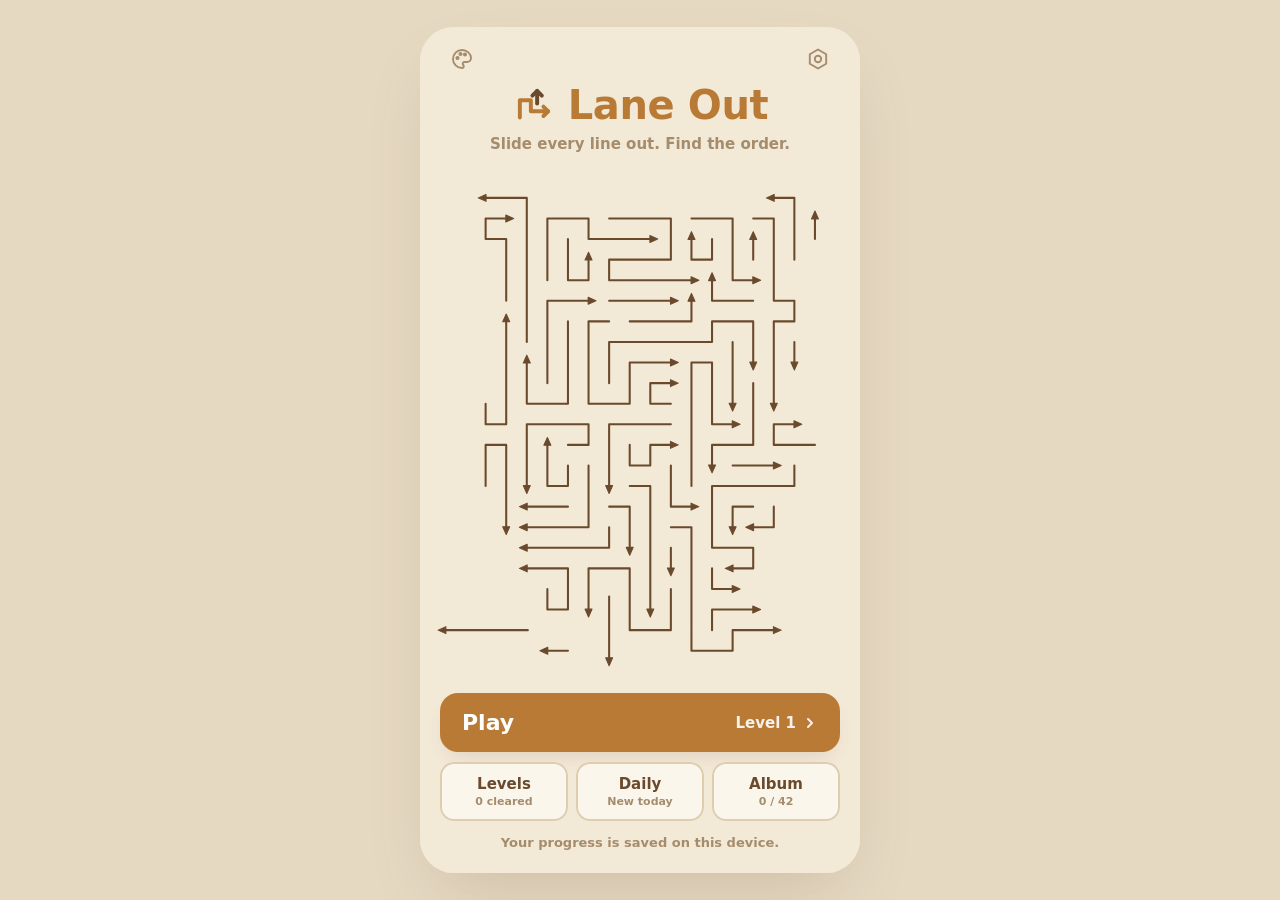
<file: index.html>
<!DOCTYPE html>
<html lang="en">
<head>
  <meta charset="UTF-8" />
  <meta name="viewport" content="width=device-width, initial-scale=1.0, maximum-scale=1.0, user-scalable=no, viewport-fit=cover" />
  <meta name="theme-color" content="#f3e9d7" />
  <title>Lane Out</title>
  <style>
    :root, [data-skin="paper"] {
      --page: #e6d9c2;
      --panel: #f3e9d7;
      --ink: #6a4a2c;
      --title: #b87a34;
      --muted: #a58c6c;
      --line: #dfcdb0;
      --accent: #2f86d6;
      --danger: #d4442f;
      --btn: #fbf6ec;
      --shadow: rgba(106, 74, 44, 0.2);
    }
    [data-skin="night"] {
      color-scheme: dark;
      --page: #0e1116;
      --panel: #161a21;
      --ink: #d9d2c5;
      --title: #e9aa55;
      --muted: #7d8593;
      --line: #282e38;
      --accent: #5aa9ff;
      --danger: #ff6a55;
      --btn: #20262f;
      --shadow: rgba(0, 0, 0, 0.5);
    }
    [data-skin="sage"] {
      --page: #d5e3d8;
      --panel: #e8f1ea;
      --ink: #2d4a3c;
      --title: #3d8a67;
      --muted: #75978a;
      --line: #c7dacd;
      --accent: #d9702c;
      --danger: #d4442f;
      --btn: #f5faf6;
      --shadow: rgba(45, 74, 60, 0.18);
    }

    * { box-sizing: border-box; -webkit-tap-highlight-color: transparent; user-select: none; -webkit-user-select: none; }
    html, body { height: 100%; margin: 0; }
    body {
      font-family: ui-rounded, 'SF Pro Rounded', 'Nunito', system-ui, -apple-system, 'Segoe UI', sans-serif;
      background: var(--page);
      color: var(--ink);
      display: flex; align-items: center; justify-content: center;
      overflow: hidden;
      transition: background .3s;
    }
    button { font: inherit; color: inherit; border: 0; background: none; cursor: pointer; padding: 0; }
    button:focus-visible { outline: 3px solid var(--accent); outline-offset: 2px; }

    .app {
      position: relative;
      width: 100%; max-width: 440px;
      height: 100%; max-height: 920px;
      background: var(--panel);
      display: flex; flex-direction: column;
      overflow: hidden;
      padding-top: env(safe-area-inset-top);
      padding-bottom: env(safe-area-inset-bottom);
      transition: background .3s;
    }
    @media (min-width: 520px) {
      .app { border-radius: 34px; height: 94%; box-shadow: 0 30px 70px -20px var(--shadow); }
    }

    .bar { display: grid; grid-template-columns: 44px 1fr 44px 44px; align-items: center; gap: 2px; padding: 12px 4px 8px; margin: 0 10px; border-bottom: 2px solid var(--line); }
    .bar h1 { margin: 0; text-align: center; font-size: 24px; font-weight: 800; color: var(--title); white-space: nowrap; overflow: hidden; text-overflow: ellipsis; }
    .ico { width: 44px; height: 44px; display: grid; place-items: center; border-radius: 14px; color: var(--muted); }
    .ico:active { transform: scale(.92); }
    .ico svg { width: 24px; height: 24px; }

    .status { display: flex; align-items: center; justify-content: space-between; padding: 14px 24px 0; min-height: 40px; }
    .drops { display: flex; gap: 7px; }
    .drop { width: 19px; height: 26px; transition: transform .3s, opacity .3s; }
    .drop.lost { opacity: .25; transform: scale(.82); filter: grayscale(1); }
    .drop.shake { animation: shake .45s; }
    @keyframes shake { 0%,100% { transform: translateX(0); } 20% { transform: translateX(-5px); } 60% { transform: translateX(5px); } }
    .left { font-size: 13px; font-weight: 800; color: var(--muted); font-variant-numeric: tabular-nums; }

    .stage { position: relative; flex: 1; min-height: 0; }
    canvas { display: block; width: 100%; height: 100%; touch-action: none; }
    .toast {
      position: absolute; left: 50%; top: 6px; transform: translate(-50%, -6px); opacity: 0; max-width: calc(100% - 32px);
      background: var(--ink); color: var(--panel); font-weight: 800; font-size: 13px; padding: 9px 15px; border-radius: 999px;
      pointer-events: none; transition: opacity .25s, transform .25s; text-align: center; z-index: 5;
    }
    .toast.show { opacity: 1; transform: translate(-50%, 0); }

    .tools { display: flex; justify-content: center; gap: 30px; padding: 6px 0 22px; }
    .tool {
      position: relative; width: 60px; height: 60px; border-radius: 50%;
      background: var(--btn); color: var(--ink);
      box-shadow: 0 6px 16px -6px var(--shadow), inset 0 0 0 2px var(--line);
      display: grid; place-items: center; transition: transform .12s;
    }
    .tool:active { transform: scale(.92); }
    .tool svg { width: 27px; height: 27px; }
    .tool.on { color: var(--accent); box-shadow: 0 6px 16px -6px var(--shadow), inset 0 0 0 2px var(--accent); }
    .badge {
      position: absolute; top: -3px; right: -3px; min-width: 22px; height: 22px; padding: 0 6px;
      border-radius: 11px; background: var(--danger); color: #fff; font-size: 12px; font-weight: 900;
      display: grid; place-items: center; border: 2px solid var(--panel);
    }
    .badge.zero { background: var(--muted); }

    /* Overlays */
    .veil { position: absolute; inset: 0; z-index: 30; display: none; align-items: center; justify-content: center; padding: 24px; background: color-mix(in srgb, var(--page) 55%, transparent); backdrop-filter: blur(4px); -webkit-backdrop-filter: blur(4px); }
    .veil.show { display: flex; }
    .sheet {
      width: 100%; max-height: 100%; overflow: auto; background: var(--panel); border-radius: 28px; padding: 28px 22px 20px; text-align: center;
      box-shadow: 0 30px 60px -20px var(--shadow), inset 0 0 0 2px var(--line);
      animation: pop .3s cubic-bezier(.3,1.4,.6,1);
    }
    @media (prefers-reduced-motion: reduce) { .sheet { animation: none; } }
    @keyframes pop { from { transform: scale(.88); opacity: 0; } to { transform: scale(1); opacity: 1; } }
    .sheet h2 { margin: 0; font-size: 32px; font-weight: 900; color: var(--title); text-wrap: balance; }
    .sheet p { margin: 8px 0 0; color: var(--muted); font-weight: 700; font-size: 15px; line-height: 1.45; }
    .cta { margin-top: 22px; width: 100%; padding: 16px; border-radius: 16px; background: var(--title); color: #fff; font-size: 18px; font-weight: 900; box-shadow: 0 8px 18px -8px var(--shadow); }
    .cta:active { transform: scale(.97); }
    .row2 { display: grid; grid-template-columns: 1fr 1fr; gap: 10px; margin-top: 10px; }
    .cta2 { padding: 13px 8px; border-radius: 14px; background: var(--btn); box-shadow: inset 0 0 0 2px var(--line); font-weight: 900; font-size: 15px; color: var(--ink); }
    .cta2 small { display: block; font-size: 11px; color: var(--muted); font-weight: 800; margin-top: 2px; }
    .cta.alt { background: transparent; color: var(--muted); box-shadow: none; margin-top: 6px; padding: 10px; font-size: 15px; }
    .menu-level { font-size: 16px; color: var(--muted); font-weight: 800; margin-top: 6px; }
    .result-drops { display: flex; justify-content: center; gap: 10px; margin: 14px 0 4px; }
    .result-drops .drop { width: 30px; height: 40px; }
    .reveal { font-size: 64px; line-height: 1; margin: 0 0 6px; }
    .opt { display: flex; justify-content: space-between; align-items: center; padding: 10px 4px; border-bottom: 2px solid var(--line); font-weight: 800; text-align: left; gap: 12px; }
    .opt:last-of-type { border-bottom: 0; }
    .switch { flex: none; width: 50px; height: 30px; border-radius: 15px; background: var(--line); position: relative; transition: background .2s; }
    .switch::after { content: ''; position: absolute; top: 3px; left: 3px; width: 24px; height: 24px; border-radius: 50%; background: #fff; transition: transform .2s; box-shadow: 0 1px 3px rgba(0,0,0,.25); }
    .switch.on { background: var(--accent); }
    .switch.on::after { transform: translateX(20px); }

    .row3 { display: grid; grid-template-columns: repeat(3, 1fr); gap: 8px; margin-top: 10px; }
    .album { display: grid; grid-template-columns: repeat(4, 1fr); gap: 8px; margin-top: 14px; max-height: 55vh; overflow: auto; padding: 2px; }
    .pic { aspect-ratio: 1; border-radius: 14px; background: var(--btn); box-shadow: inset 0 0 0 2px var(--line);
      display: flex; flex-direction: column; align-items: center; justify-content: center; gap: 2px; min-width: 0; }
    .pic span { font-size: 30px; line-height: 1; }
    .pic small { font-size: 10px; font-weight: 800; color: var(--muted); max-width: 100%; overflow: hidden; text-overflow: ellipsis; white-space: nowrap; padding: 0 4px; }
    .pic.locked span { filter: brightness(0); opacity: .16; }
    .pic:disabled { cursor: default; }
    .pic .dots { font-size: 9px; color: #3b8fd9; min-height: 10px; }

    /* Home */
    .home { position: absolute; inset: 0; z-index: 25; display: none; flex-direction: column; background: var(--panel);
      padding: calc(env(safe-area-inset-top) + 10px) 20px calc(env(safe-area-inset-bottom) + 20px); }
    .home.show { display: flex; }
    .home-top { display: flex; justify-content: space-between; }
    .brand { display: flex; align-items: center; gap: 12px; justify-content: center; margin-top: 2px; }
    .brand h1 { margin: 0; font-size: 40px; line-height: 1; font-weight: 900; color: var(--title); letter-spacing: -.01em; }
    .tagline { margin: 8px 0 0; text-align: center; color: var(--muted); font-weight: 800; font-size: 15px; }
    .demo { position: relative; flex: 1; min-height: 120px; margin: 10px -4px; }
    .demo canvas { pointer-events: none; }
    .demo-name { position: absolute; left: 0; right: 0; bottom: 0; text-align: center; font-size: 12px; font-weight: 800; color: var(--muted); letter-spacing: .08em; text-transform: uppercase; }
    .play { width: 100%; display: flex; align-items: center; justify-content: space-between; padding: 17px 22px; border-radius: 18px;
      background: var(--title); color: #fff; box-shadow: 0 10px 22px -10px var(--shadow); }
    .play:active { transform: scale(.98); }
    .play b { font-size: 22px; font-weight: 900; }
    .play span { font-size: 15px; font-weight: 800; opacity: .9; display: flex; align-items: center; gap: 6px; }
    .stats { margin-top: 14px; text-align: center; font-size: 13px; font-weight: 800; color: var(--muted); min-height: 18px; }

    .levels { display: grid; grid-template-columns: repeat(5, 1fr); gap: 8px; margin-top: 14px; max-height: 52vh; overflow: auto; padding: 2px; }
    .lv { aspect-ratio: 1; border-radius: 14px; background: var(--btn); box-shadow: inset 0 0 0 2px var(--line); font-weight: 900; font-size: 16px; display: flex; flex-direction: column; align-items: center; justify-content: center; gap: 2px; font-variant-numeric: tabular-nums; }
    .lv small { font-size: 9px; letter-spacing: -1px; color: #3b8fd9; min-height: 10px; }
    .lv.cur { background: var(--title); color: #fff; box-shadow: none; }
    .lv.cur small { color: #fff; }
    .lv:disabled { opacity: .35; cursor: default; }
  </style>
</head>
<body>
<div class="app" id="app">
  <div class="bar">
    <button class="ico" id="homeBtn" aria-label="Menu">
      <svg viewBox="0 0 24 24" fill="none" stroke="currentColor" stroke-width="2.2" stroke-linecap="round" stroke-linejoin="round"><path d="M19 12H5M11 6l-6 6 6 6"/></svg>
    </button>
    <h1 id="levelTitle">Level 1</h1>
    <button class="ico" id="themeBtn" aria-label="Change theme">
      <svg viewBox="0 0 24 24" fill="none" stroke="currentColor" stroke-width="1.9" stroke-linecap="round" stroke-linejoin="round"><path d="M12 3a9 9 0 1 0 0 18c1.1 0 1.7-.9 1.7-1.8 0-.5-.2-.9-.5-1.2-.3-.3-.5-.8-.5-1.2 0-1 .8-1.8 1.8-1.8H17a4 4 0 0 0 4-4c0-4.4-4-8-9-8z"/><circle cx="7.5" cy="11" r="1.1" fill="currentColor"/><circle cx="10.5" cy="7" r="1.1" fill="currentColor"/><circle cx="15" cy="7.5" r="1.1" fill="currentColor"/></svg>
    </button>
    <button class="ico" id="settingsBtn" aria-label="Settings">
      <svg viewBox="0 0 24 24" fill="none" stroke="currentColor" stroke-width="1.9" stroke-linecap="round" stroke-linejoin="round"><path d="M12 2.5l8.2 4.75v9.5L12 21.5l-8.2-4.75v-9.5z"/><circle cx="12" cy="12" r="3.2"/></svg>
    </button>
  </div>

  <div class="status">
    <div class="drops" id="drops"></div>
    <div class="left" id="leftCount"></div>
  </div>

  <div class="stage" id="stage"><canvas id="cv"></canvas><div class="toast" id="toast"></div></div>

  <div class="tools">
    <button class="tool" id="gridBtn" aria-label="Toggle grid">
      <svg viewBox="0 0 24 24" fill="none" stroke="currentColor" stroke-width="1.9" stroke-linejoin="round"><rect x="3.5" y="3.5" width="17" height="17" rx="3"/><path d="M9.2 3.5v17M14.8 3.5v17M3.5 9.2h17M3.5 14.8h17"/></svg>
    </button>
    <button class="tool" id="undoBtn" aria-label="Undo last bump">
      <svg viewBox="0 0 24 24" fill="none" stroke="currentColor" stroke-width="1.9" stroke-linecap="round" stroke-linejoin="round"><path d="M9 14L4 9l5-5"/><path d="M4 9h10.5a5.5 5.5 0 0 1 0 11H11"/></svg>
      <span class="badge" id="undoBadge">1</span>
    </button>
    <button class="tool" id="hintBtn" aria-label="Hint">
      <svg viewBox="0 0 24 24" fill="none" stroke="currentColor" stroke-width="1.9" stroke-linecap="round" stroke-linejoin="round"><path d="M9 18h6M10 21h4M12 3a6 6 0 0 0-3.6 10.8c.7.5 1.1 1.3 1.1 2.2h5c0-.9.4-1.7 1.1-2.2A6 6 0 0 0 12 3z"/><path d="M10 10.5l1 1.5 1-1.5 1 1.5 1-1.5"/></svg>
      <span class="badge" id="hintBadge">3</span>
    </button>
  </div>

  <!-- Home -->
  <section class="home show" id="home" aria-label="Home">
    <div class="home-top">
      <button class="ico" id="homeTheme" aria-label="Change theme">
        <svg viewBox="0 0 24 24" fill="none" stroke="currentColor" stroke-width="1.9" stroke-linecap="round" stroke-linejoin="round"><path d="M12 3a9 9 0 1 0 0 18c1.1 0 1.7-.9 1.7-1.8 0-.5-.2-.9-.5-1.2-.3-.3-.5-.8-.5-1.2 0-1 .8-1.8 1.8-1.8H17a4 4 0 0 0 4-4c0-4.4-4-8-9-8z"/><circle cx="7.5" cy="11" r="1.1" fill="currentColor"/><circle cx="10.5" cy="7" r="1.1" fill="currentColor"/><circle cx="15" cy="7.5" r="1.1" fill="currentColor"/></svg>
      </button>
      <button class="ico" id="homeSettings" aria-label="Settings">
        <svg viewBox="0 0 24 24" fill="none" stroke="currentColor" stroke-width="1.9" stroke-linecap="round" stroke-linejoin="round"><path d="M12 2.5l8.2 4.75v9.5L12 21.5l-8.2-4.75v-9.5z"/><circle cx="12" cy="12" r="3.2"/></svg>
      </button>
    </div>
    <div class="brand">
      <svg width="44" height="44" viewBox="0 0 56 56" fill="none" stroke-linecap="round" stroke-linejoin="round" aria-hidden="true">
        <path d="M10 44V22h14v14h22" stroke="var(--title)" stroke-width="5"/>
        <path d="M40 30l6 6-6 6" stroke="var(--title)" stroke-width="5"/>
        <path d="M32 26V10" stroke="var(--ink)" stroke-width="5"/>
        <path d="M26 16l6-6 6 6" stroke="var(--ink)" stroke-width="5"/>
      </svg>
      <h1>Lane Out</h1>
    </div>
    <p class="tagline">Slide every line out. Find the order.</p>
    <div class="demo" id="demo"><canvas id="demoCv"></canvas><div class="demo-name" id="demoName"></div></div>
    <button class="play" id="playBtn"><b>Play</b><span id="menuLevel">Level 1</span></button>
    <div class="row3">
      <button class="cta2" id="levelsBtn">Levels<small id="levelsSub">0 cleared</small></button>
      <button class="cta2" id="dailyBtn">Daily<small id="dailySub">New today</small></button>
      <button class="cta2" id="albumBtn">Album<small id="albumSub">0 found</small></button>
    </div>
    <div class="stats" id="stats"></div>
  </section>

  <!-- Level picker -->
  <div class="veil" id="levelsVeil">
    <div class="sheet">
      <h2>Levels</h2>
      <div class="levels" id="levelsGrid"></div>
      <button class="cta alt" id="levelsClose">Close</button>
    </div>
  </div>

  <!-- Album -->
  <div class="veil" id="albumVeil">
    <div class="sheet">
      <h2>Album</h2>
      <p id="albumCount"></p>
      <div class="album" id="albumGrid"></div>
      <button class="cta alt" id="albumClose">Close</button>
    </div>
  </div>

  <!-- Win -->
  <div class="veil" id="winVeil">
    <div class="sheet">
      <div class="reveal" id="winPic"></div>
      <h2 id="winTitle">Board clear!</h2>
      <div class="result-drops" id="winDrops"></div>
      <p id="winText"></p>
      <button class="cta" id="nextBtn">Next level</button>
      <div class="row2">
        <button class="cta2" id="replayBtn">Replay</button>
        <button class="cta2" id="winHome">Home</button>
      </div>
    </div>
  </div>

  <!-- Lose -->
  <div class="veil" id="loseVeil">
    <div class="sheet">
      <h2>Out of drops</h2>
      <p>Before you tap, hold a line down to see where it will go.</p>
      <button class="cta" id="loseUndo">Undo last bump 💧</button>
      <button class="cta2" id="retryBtn" style="width:100%;margin-top:10px">Try again</button>
      <button class="cta alt" id="loseHome">Home</button>
    </div>
  </div>

  <!-- Settings -->
  <div class="veil" id="setVeil">
    <div class="sheet" style="text-align:left">
      <h2 style="text-align:center;margin-bottom:8px">Settings</h2>
      <div class="opt"><span>Sound</span><button class="switch on" id="swSound" aria-label="Sound"></button></div>
      <div class="opt"><span>Vibration</span><button class="switch on" id="swVibe" aria-label="Vibration"></button></div>
      <div class="opt"><span>Restart level</span><button class="ico" id="restartBtn" aria-label="Restart" style="color:var(--title)">
        <svg viewBox="0 0 24 24" fill="none" stroke="currentColor" stroke-width="2.2" stroke-linecap="round" stroke-linejoin="round"><path d="M4 12a8 8 0 1 0 2.3-5.6M4 4v4h4"/></svg></button></div>
      <button class="cta" id="setClose">Done</button>
    </div>
  </div>
</div>

<script>
(() => {
  'use strict';

  // ================= Persistence =================
  const KEY = 'laneOut.v2';
  const save = { level: 1, maxLevel: 1, theme: null, sound: true, vibe: true, best: {}, daily: {}, album: {}, seenZoomTip: false, seenBothTip: false };
  try { Object.assign(save, JSON.parse(localStorage.getItem(KEY) || '{}')); } catch (e) {}
  save.maxLevel = Math.max(save.maxLevel || 1, save.level || 1);
  save.album = save.album || {};
  const persist = () => { try { localStorage.setItem(KEY, JSON.stringify(save)); } catch (e) {} };

  // ================= Sound =================
  // Soft air whoosh plus a wooden "tock" whose pitch climbs a pentatonic scale during a clean streak.
  let actx = null, master = null;
  function audio() {
    if (!save.sound) return null;
    try {
      if (!actx) {
        actx = new (window.AudioContext || window.webkitAudioContext)();
        master = actx.createDynamicsCompressor();
        master.connect(actx.destination);
      }
      if (actx.state === 'suspended') actx.resume();
    } catch (e) { return null; }
    return actx;
  }
  const PENTA = [0, 2, 4, 7, 9];
  const noteHz = (step) => 392 * Math.pow(2, (PENTA[step % 5] + 12 * Math.floor(step / 5)) / 12);
  function pluck(freq, vol = 0.12, delay = 0, dur = 0.45) {
    const a = audio(); if (!a) return;
    const t = a.currentTime + delay;
    [[1, vol], [2.01, vol * 0.35], [3.98, vol * 0.12]].forEach(([mul, v]) => {
      const o = a.createOscillator(), g = a.createGain();
      o.type = 'sine'; o.frequency.setValueAtTime(freq * mul, t);
      g.gain.setValueAtTime(0.0001, t);
      g.gain.exponentialRampToValueAtTime(v, t + 0.008);
      g.gain.exponentialRampToValueAtTime(0.0001, t + dur / mul);
      o.connect(g); g.connect(master); o.start(t); o.stop(t + dur);
    });
  }
  function whoosh(len) {
    const a = audio(); if (!a) return;
    const dur = 0.28 + Math.min(0.2, len * 0.008);
    const buf = a.createBuffer(1, Math.floor(a.sampleRate * dur), a.sampleRate);
    const d = buf.getChannelData(0);
    for (let i = 0; i < d.length; i++) { const x = i / d.length; d[i] = (Math.random() * 2 - 1) * Math.pow(Math.sin(Math.PI * x), 1.6); }
    const src = a.createBufferSource(); src.buffer = buf;
    const f = a.createBiquadFilter(); f.type = 'bandpass'; f.Q.value = 0.9;
    f.frequency.setValueAtTime(380, a.currentTime);
    f.frequency.exponentialRampToValueAtTime(2200, a.currentTime + dur * 0.8);
    const g = a.createGain(); g.gain.value = 0.22;
    src.connect(f); f.connect(g); g.connect(master); src.start();
  }
  function thud() {
    const a = audio(); if (!a) return;
    const t = a.currentTime;
    const o = a.createOscillator(), g = a.createGain();
    o.type = 'sine'; o.frequency.setValueAtTime(170, t); o.frequency.exponentialRampToValueAtTime(60, t + 0.18);
    g.gain.setValueAtTime(0.35, t); g.gain.exponentialRampToValueAtTime(0.0001, t + 0.25);
    o.connect(g); g.connect(master); o.start(t); o.stop(t + 0.26);
    pluck(155, 0.06, 0.01, 0.2);
  }
  const winSound = () => [0, 2, 4, 5, 7, 10].forEach((s, i) => pluck(noteHz(s + 3), 0.1, i * 0.09, 0.9));
  const hintSound = () => { pluck(noteHz(7), 0.07); pluck(noteHz(9), 0.06, 0.08); };
  const vibe = (p) => { if (save.vibe) try { navigator.vibrate && navigator.vibrate(p); } catch (e) {} };

  // ================= Pictures =================
  // Emoji chosen for recognisable silhouettes; only their outline is used.
  const PICTURES = [
    ['🏆', 'Trophy'], ['🦋', 'Butterfly'], ['🐱', 'Cat'], ['🚀', 'Rocket'], ['🐟', 'Fish'], ['⭐', 'Star'], ['🐢', 'Turtle'],
    ['🍄', 'Mushroom'], ['🎸', 'Guitar'], ['🦊', 'Fox'], ['🐧', 'Penguin'], ['☂️', 'Umbrella'], ['🐙', 'Octopus'], ['🏠', 'House'],
    ['🦕', 'Dinosaur'], ['🐘', 'Elephant'], ['🦉', 'Owl'], ['👑', 'Crown'], ['🐳', 'Whale'], ['🌵', 'Cactus'], ['🦀', 'Crab'],
    ['🐝', 'Bee'], ['⚓', 'Anchor'], ['🎈', 'Balloon'], ['🦒', 'Giraffe'], ['🐌', 'Snail'], ['🍐', 'Pear'], ['🔔', 'Bell'],
    ['🐇', 'Rabbit'], ['🦩', 'Flamingo'], ['🕊️', 'Dove'], ['✈️', 'Plane'], ['⛵', 'Sailboat'], ['🎄', 'Tree'], ['❤️', 'Heart'],
    ['🐞', 'Ladybug'], ['🦄', 'Unicorn'], ['🍦', 'Ice cream'], ['🎃', 'Pumpkin'], ['🐿️', 'Squirrel'], ['🦖', 'T-rex'], ['🐸', 'Frog']
  ];
  const EMOJI_FONT = '"Apple Color Emoji","Segoe UI Emoji","Noto Color Emoji","Twemoji Mozilla",sans-serif';
  const RS = 10; // raster pixels per cell

  function rasterize(emoji, cols) {
    try {
      // Measure the real ink box: emoji font metrics include a lot of padding.
      const S = 256, sc = document.createElement('canvas'); sc.width = S; sc.height = S;
      const sg = sc.getContext('2d', { willReadFrequently: true });
      sg.font = `160px ${EMOJI_FONT}`; sg.textAlign = 'center'; sg.textBaseline = 'middle';
      sg.fillText(emoji, S / 2, S / 2);
      const sd = sg.getImageData(0, 0, S, S).data;
      let x0 = S, y0 = S, x1 = -1, y1 = -1;
      for (let y = 0; y < S; y++) for (let x = 0; x < S; x++) {
        if (sd[(y * S + x) * 4 + 3] > 40) { if (x < x0) x0 = x; if (x > x1) x1 = x; if (y < y0) y0 = y; if (y > y1) y1 = y; }
      }
      if (x1 < 0) return null;
      const iw = x1 - x0 + 1, ih = y1 - y0 + 1;
      const rows = Math.max(Math.round(cols * 0.8), Math.min(Math.round(cols * 1.35), Math.round(cols * ih / iw)));
      const w = cols * RS, h = rows * RS;
      const k = Math.min(w * 0.99 / iw, h * 0.99 / ih);
      const font = 160 * k;
      const cx = w / 2 - ((x0 + x1) / 2 - S / 2) * k;
      const cy = h / 2 - ((y0 + y1) / 2 - S / 2) * k;
      const oc = document.createElement('canvas'); oc.width = w; oc.height = h;
      const g = oc.getContext('2d', { willReadFrequently: true });
      g.font = `${font}px ${EMOJI_FONT}`; g.textAlign = 'center'; g.textBaseline = 'middle';
      g.fillText(emoji, cx, cy);
      const data = g.getImageData(0, 0, w, h).data;
      const mask = new Uint8Array(cols * rows);
      let count = 0;
      for (let r = 0; r < rows; r++) for (let c = 0; c < cols; c++) {
        let A = 0;
        for (let y = r * RS; y < (r + 1) * RS; y++) for (let x = c * RS; x < (c + 1) * RS; x++) A += data[(y * w + x) * 4 + 3];
        if (A / (RS * RS * 255) > 0.45) { mask[r * cols + c] = 1; count++; }
      }
      const ratio = count / (cols * rows);
      // No emoji font: a hollow box or nothing is drawn, so use built-in shapes.
      if (ratio < 0.18 || ratio > 0.97) return null;
      return { rows, mask, draw: { font, cx, cy } };
    } catch (e) { return null; }
  }

  const SHAPES = {
    square: () => true,
    heart: (x, y) => { x *= 1.22; y = -y * 1.22 + 0.3; const a = x * x + y * y - 1; return a * a * a - x * x * y * y * y <= 0; },
    circle: (x, y) => x * x + y * y <= 1.02,
    diamond: (x, y) => Math.abs(x) + Math.abs(y) <= 1.08,
    hourglass: (x, y) => Math.abs(x) <= Math.abs(y) * 0.95 + 0.22,
    plus: (x, y) => Math.abs(x) < 0.42 || Math.abs(y) < 0.36
  };
  const FALLBACK = [['heart', 'Heart'], ['circle', 'Moon'], ['diamond', 'Gem'], ['hourglass', 'Hourglass'], ['plus', 'Cross']];
  function shapeMask(f, cols, rows) {
    const mask = new Uint8Array(cols * rows);
    for (let r = 0; r < rows; r++) for (let c = 0; c < cols; c++)
      mask[r * cols + c] = f((c + 0.5) / cols * 2 - 1, (r + 0.5) / rows * 2 - 1) ? 1 : 0;
    return mask;
  }

  // ================= Level generation =================
  function mulberry(seed) {
    return () => {
      seed |= 0; seed = seed + 0x6D2B79F5 | 0;
      let t = Math.imul(seed ^ seed >>> 15, 1 | seed);
      t = t + Math.imul(t ^ t >>> 7, 61 | t) ^ t;
      return ((t ^ t >>> 14) >>> 0) / 4294967296;
    };
  }
  function hashStr(s) { let h = 2166136261; for (let i = 0; i < s.length; i++) { h ^= s.charCodeAt(i); h = Math.imul(h, 16777619); } return h >>> 0; }
  const DIRS = [[1, 0], [0, 1], [-1, 0], [0, -1]];

  function levelConfig(level, opts = {}) {
    let cols;
    if (opts.demo) cols = 18;
    else if (opts.daily) cols = 34;
    else if (level <= 3) cols = 6 + level;
    else cols = Math.min(40, 12 + Math.floor((level - 4) * 1.4));
    let rows = Math.round(cols * 1.15);
    const maxLen = opts.demo ? 14 : opts.daily ? 28 : Math.min(30, 6 + level);
    let mask = null, draw = null, emoji = null, name = 'Warm-up';
    if (level <= 3 && !opts.daily && !opts.demo) {
      rows = Math.round(cols * 1.2);
      mask = shapeMask(SHAPES.square, cols, rows);
    } else {
      const pick = (opts.daily || opts.demo) ? PICTURES[opts.seed % PICTURES.length] : PICTURES[(level * 5 + 1) % PICTURES.length];
      const ras = rasterize(pick[0], cols);
      if (ras) { rows = ras.rows; mask = ras.mask; draw = ras.draw; emoji = pick[0]; name = pick[1]; }
      else { const fb = FALLBACK[level % FALLBACK.length]; name = fb[1]; mask = shapeMask(SHAPES[fb[0]], cols, rows); }
    }
    // Drop lone cells that would become stray dots.
    for (let r = 0; r < rows; r++) for (let c = 0; c < cols; c++) {
      if (!mask[r * cols + c]) continue;
      let n = 0;
      for (const [dx, dy] of DIRS) { const x = c + dx, y = r + dy; if (x >= 0 && y >= 0 && x < cols && y < rows && mask[y * cols + x]) n++; }
      if (!n) mask[r * cols + c] = 0;
    }
    return { cols, rows, mask, draw, emoji, name, maxLen };
  }

  // Step 1: cut the picture into long, tidy paths that cover every cell.
  function partition(cfg, R) {
    const { cols, rows, mask, maxLen } = cfg;
    const N = cols * rows;
    const owner = new Int32Array(N).fill(-1);
    const inside = (c, r) => c >= 0 && r >= 0 && c < cols && r < rows;
    const open = (c, r) => inside(c, r) && mask[r * cols + c] && owner[r * cols + c] < 0;
    const freeN = (c, r) => { let n = 0; for (const [dx, dy] of DIRS) if (open(c + dx, r + dy)) n++; return n; };
    const paths = [];

    function extend(path, id, target) {
      let dir = null, run = 0, runMax = 2 + Math.floor(R() * 6);
      if (path.length >= 2) {
        const a = path[path.length - 2], b = path[path.length - 1];
        dir = [b[0] - a[0], b[1] - a[1]]; run = 1;
      }
      while (path.length < target) {
        const [lc, lr] = path[path.length - 1];
        const opts = DIRS.filter(([dx, dy]) => open(lc + dx, lr + dy));
        if (!opts.length) break;
        let pick = null;
        const straight = dir && opts.find(([dx, dy]) => dx === dir[0] && dy === dir[1]);
        if (straight && run < runMax && R() < 0.82) pick = straight;
        else {
          // Prefer the neighbour with the fewest open neighbours so no pockets get stranded.
          let best = Infinity;
          for (const o of opts) {
            if (straight && o === straight && run >= runMax && opts.length > 1) continue;
            owner[(lr + o[1]) * cols + lc + o[0]] = id;
            const f = freeN(lc + o[0], lr + o[1]) + R() * 0.9;
            owner[(lr + o[1]) * cols + lc + o[0]] = -1;
            if (f < best) { best = f; pick = o; }
          }
        }
        if (!dir || pick[0] !== dir[0] || pick[1] !== dir[1]) { run = 1; runMax = 2 + Math.floor(R() * 6); } else run++;
        dir = pick;
        const c = lc + pick[0], r = lr + pick[1];
        owner[r * cols + c] = id; path.push([c, r]);
      }
    }

    for (;;) {
      let best = Infinity, starts = [];
      for (let r = 0; r < rows; r++) for (let c = 0; c < cols; c++) {
        if (!open(c, r)) continue;
        const f = freeN(c, r);
        if (f < best) { best = f; starts = [[c, r]]; } else if (f === best) starts.push([c, r]);
      }
      if (!starts.length) break;
      const s = starts[Math.floor(R() * starts.length)];
      const id = paths.length;
      const path = [s];
      owner[s[1] * cols + s[0]] = id;
      const target = Math.max(2, Math.floor(3 + R() * (maxLen - 2)));
      extend(path, id, target);
      if (path.length < target) { path.reverse(); extend(path, id, target); }
      paths.push(path);
    }

    // Merge single cells into a neighbouring path end where possible.
    for (let pass = 0; pass < 3; pass++) {
      for (let i = 0; i < paths.length; i++) {
        const p = paths[i];
        if (!p || p.length !== 1) continue;
        const [c, r] = p[0];
        for (const [dx, dy] of DIRS) {
          if (!inside(c + dx, r + dy)) continue;
          const j = owner[(r + dy) * cols + c + dx];
          if (j < 0 || j === i || !paths[j] || paths[j].length >= maxLen + 4) continue;
          const q = paths[j];
          const first = q[0], last = q[q.length - 1];
          if (first[0] === c + dx && first[1] === r + dy) { q.unshift([c, r]); }
          else if (last[0] === c + dx && last[1] === r + dy) { q.push([c, r]); }
          else continue;
          owner[r * cols + c] = j; paths[i] = null; break;
        }
      }
    }
    return paths.filter(Boolean);
  }

  const laneFree = (cells, dir, occ, cols, rows, self) => {
    const [hc, hr] = cells[cells.length - 1];
    for (let c = hc + dir[0], r = hr + dir[1]; c >= 0 && r >= 0 && c < cols && r < rows; c += dir[0], r += dir[1]) {
      const o = occ[r * cols + c];
      if (o >= 0 && o !== self) return false;
    }
    return true;
  };
  const headDir = (cells, fallback) => cells.length >= 2
    ? [cells[cells.length - 1][0] - cells[cells.length - 2][0], cells[cells.length - 1][1] - cells[cells.length - 2][1]]
    : fallback;

  // Step 2: point each path, preferring the end that looks deeper into the picture (harder),
  // then repair until a full clearing order exists.
  function orientAndRepair(cfg, paths, R, bias) {
    const { cols, rows, mask } = cfg;
    const maskAhead = (cell, dir) => {
      let n = 0;
      for (let c = cell[0] + dir[0], r = cell[1] + dir[1]; c >= 0 && r >= 0 && c < cols && r < rows; c += dir[0], r += dir[1]) if (mask[r * cols + c]) n++;
      return n;
    };
    const lines = paths.map(p => {
      if (p.length === 1) {
        const opts = DIRS.slice().sort((a, b) => maskAhead(p[0], b) - maskAhead(p[0], a));
        return { cells: p, dir: R() < bias ? opts[0] : opts[Math.floor(R() * 4)] };
      }
      const rev = p.slice().reverse();
      const dA = headDir(p), dB = headDir(rev);
      const aDeep = maskAhead(p[p.length - 1], dA) >= maskAhead(rev[rev.length - 1], dB);
      const useA = R() < bias ? aDeep : !aDeep;
      return useA ? { cells: p, dir: dA } : { cells: rev, dir: dB };
    });

    const N = cols * rows;
    for (let guard = 0; guard < 5000; guard++) {
      // Greedy clearing is safe: removing a line only ever frees lanes.
      const occ = new Int32Array(N).fill(-1);
      const alive = new Set(lines.map((_, i) => i));
      lines.forEach((l, i) => l.cells.forEach(([c, r]) => occ[r * cols + c] = i));
      for (let progress = true; progress;) {
        progress = false;
        for (const i of alive) {
          if (laneFree(lines[i].cells, lines[i].dir, occ, cols, rows, i)) {
            lines[i].cells.forEach(([c, r]) => occ[r * cols + c] = -1); alive.delete(i); progress = true;
          }
        }
      }
      if (!alive.size) return lines;
      const stuck = [...alive];
      for (let i = stuck.length - 1; i > 0; i--) { const j = Math.floor(R() * (i + 1)); [stuck[i], stuck[j]] = [stuck[j], stuck[i]]; }

      // a) flip a stuck line if its other end can leave
      let fixed = false;
      for (const i of stuck) {
        const L = lines[i];
        if (L.cells.length < 2) continue;
        const rev = L.cells.slice().reverse(), d = headDir(rev);
        if (laneFree(rev, d, occ, cols, rows, i)) { lines[i] = { cells: rev, dir: d }; fixed = true; break; }
      }
      if (fixed) continue;
      // b) peel an end cell off a stuck line if it can leave in some direction
      for (const i of stuck) {
        const L = lines[i];
        if (L.cells.length < 3) continue;
        for (const atHead of [false, true]) {
          const cell = atHead ? L.cells[L.cells.length - 1] : L.cells[0];
          for (const d of DIRS) {
            if (!laneFree([cell], d, occ, cols, rows, i)) continue;
            const rest = atHead ? L.cells.slice(0, -1) : L.cells.slice(1);
            lines[i] = { cells: rest, dir: headDir(rest, L.dir) };
            lines.push({ cells: [cell], dir: d });
            fixed = true; break;
          }
          if (fixed) break;
        }
        if (fixed) break;
      }
      if (fixed) continue;
      // c) always works: the top-most stuck cell can leave upward on its own
      let top = null;
      for (const i of stuck) lines[i].cells.forEach((cell, k) => { if (!top || cell[1] < top.cell[1]) top = { i, k, cell }; });
      const L = lines[top.i];
      const a = L.cells.slice(0, top.k), b = L.cells.slice(top.k + 1);
      lines.splice(top.i, 1);
      if (a.length) lines.push({ cells: a, dir: headDir(a, [a[0][0] - top.cell[0], a[0][1] - top.cell[1]]) });
      if (b.length) lines.push({ cells: b, dir: headDir(b, [b[0][0] - top.cell[0], b[0][1] - top.cell[1]]) });
      lines.push({ cells: [top.cell], dir: [0, -1] });
    }
    return null;
  }

  // Layers: how many rounds of "clear everything currently free" the board needs.
  function analyse(lines, cols, rows) {
    const occ = new Int32Array(cols * rows).fill(-1);
    lines.forEach((l, i) => l.cells.forEach(([c, r]) => occ[r * cols + c] = i));
    const alive = new Set(lines.map((_, i) => i));
    let depth = 0, initialFree = -1;
    while (alive.size) {
      const free = [...alive].filter(i => laneFree(lines[i].cells, lines[i].dir, occ, cols, rows, i)
        || (lines[i].both && laneFree([lines[i].cells[0]], lines[i].tdir, occ, cols, rows, i)));
      if (!free.length) return { solvable: false, depth, initialFree };
      if (initialFree < 0) initialFree = free.length;
      for (const i of free) { lines[i].cells.forEach(([c, r]) => occ[r * cols + c] = -1); alive.delete(i); }
      depth++;
    }
    return { solvable: true, depth, initialFree };
  }

  // The repair step can leave one-cell arrows. Fold each into a neighbouring line's end
  // whenever the board stays solvable, so big boards don't fill up with stray ticks.
  function mergeSingles(best, cfg) {
    const { cols, rows } = cfg;
    let lines = best.lines;
    const at = new Map();
    const index = () => { at.clear(); lines.forEach((l, i) => l.cells.forEach(([c, r]) => at.set(r * cols + c, i))); };
    index();
    for (let i = 0; i < lines.length; i++) {
      const s = lines[i];
      if (s.cells.length !== 1) continue;
      const [c, r] = s.cells[0];
      let done = false;
      for (const [dx, dy] of DIRS) {
        const j = at.get((r + dy) * cols + c + dx);
        if (j === undefined || j === i) continue;
        const L = lines[j];
        const tail = L.cells[0], head = L.cells[L.cells.length - 1];
        const cands = [];
        if (tail[0] === c + dx && tail[1] === r + dy) cands.push({ cells: [[c, r], ...L.cells], dir: L.cells.length > 1 ? L.dir : [dx, dy] });
        if (head[0] === c + dx && head[1] === r + dy) cands.push({ cells: [...L.cells, [c, r]], dir: [-dx, -dy] });
        for (const m of cands) {
          const trial = lines.slice();
          trial[j] = m; trial.splice(i, 1);
          const st = analyse(trial, cols, rows);
          if (st.solvable) { lines = trial; best.depth = st.depth; best.initialFree = st.initialFree; done = true; break; }
        }
        if (done) break;
      }
      if (done) { index(); i--; }
    }
    best.lines = lines;
  }

  // Two-headed lines can leave from either end. That only adds ways out, so the board stays
  // solvable; the challenge is picking the right end. Favour lines whose back end starts blocked.
  function markTwoHeaded(lines, cols, rows, rate, R) {
    if (!rate) return;
    const occ = new Int32Array(cols * rows).fill(-1);
    lines.forEach((l, i) => l.cells.forEach(([c, r]) => occ[r * cols + c] = i));
    lines.forEach((l, i) => {
      if (l.cells.length < 3) return;
      const tdir = [l.cells[0][0] - l.cells[1][0], l.cells[0][1] - l.cells[1][1]];
      const tailBlocked = !laneFree([l.cells[0]], tdir, occ, cols, rows, i);
      if (R() < rate * (tailBlocked ? 1.6 : 0.4)) { l.both = true; l.tdir = tdir; }
    });
  }

  function generateLevel(level, opts = {}) {
    const cfg = levelConfig(level, opts);
    const baseSeed = (opts.daily || opts.demo) ? opts.seed : level * 7919 + 13;
    const bias = opts.daily ? 0.85 : level <= 2 ? 0.35 : Math.min(0.9, 0.55 + level * 0.02);
    const tries = opts.demo ? 1 : cfg.cols > 30 ? 2 : cfg.cols > 20 ? 3 : 5;
    let best = null;
    for (let a = 0; a < tries; a++) {
      const R = mulberry(baseSeed + a * 104729);
      const lines = orientAndRepair(cfg, partition(cfg, R), R, bias);
      if (!lines) continue;
      const st = analyse(lines, cfg.cols, cfg.rows);
      if (!st.solvable) continue;
      const singles = lines.filter(l => l.cells.length === 1).length;
      // Harder boards need more rounds and start with a smaller share of free lines.
      const score = st.depth - 6 * st.initialFree / lines.length - 4 * singles / lines.length;
      if (!best || score > best.score) best = { lines, score, depth: st.depth, initialFree: st.initialFree };
    }
    if (!opts.demo) {
      mergeSingles(best, cfg);
      const rate = opts.daily ? 0.12 : level >= 6 ? Math.min(0.14, 0.06 + (level - 6) * 0.003) : 0;
      markTwoHeaded(best.lines, cfg.cols, cfg.rows, rate, mulberry(baseSeed ^ 0x2c1b3c6d));
      const st = analyse(best.lines, cfg.cols, cfg.rows);
      best.depth = st.depth; best.initialFree = st.initialFree;
    }
    return { cols: cfg.cols, rows: cfg.rows, lines: best.lines, depth: best.depth, initialFree: best.initialFree,
      name: cfg.name, emoji: cfg.emoji, draw: cfg.draw, level };
  }

  // ================= Game state =================
  const $ = (id) => document.getElementById(id);
  const cv = $('cv'), ctx = cv.getContext('2d'), stage = $('stage');
  window.__mainCtx = ctx;
  let W = 0, H = 0, dpr = 1;
  let G = null, lines = [], occ = null;
  let mode = 'level', dailyKey = '';
  let drops = 3, hints = 3, showGrid = false;
  let hintId = -1, hintUntil = 0, guide = null, pressed = -1;
  let particles = [];
  let layout = { cs: 20, ox: 0, oy: 0 };
  const view = { s: 1, x: 0, y: 0 };
  let undos = 1, bumps = [];
  let busyEnd = false, removed = 0, streak = 0, lastClear = 0, revealT = -1, shake = 0;
  let colors = {};

  function readColors() {
    const s = getComputedStyle(document.documentElement);
    const g = (n) => s.getPropertyValue(n).trim();
    colors = { ink: g('--ink'), accent: g('--accent'), danger: g('--danger'), line: g('--line'), panel: g('--panel'), muted: g('--muted'), title: g('--title') };
    const meta = document.querySelector('meta[name="theme-color"]');
    if (meta) meta.setAttribute('content', colors.panel);
  }
  function hexRgb(h) {
    h = h.trim().replace('#', '');
    if (h.length === 3) h = h.split('').map(x => x + x).join('');
    return [0, 2, 4].map(i => parseInt(h.substr(i, 2), 16));
  }
  function mix(a, b, t) {
    try { const A = hexRgb(a), B = hexRgb(b); return `rgb(${A.map((v, i) => Math.round(v + (B[i] - v) * t)).join(',')})`; }
    catch (e) { return a; }
  }

  function rebuildOcc() {
    occ = new Int32Array(G.cols * G.rows).fill(-1);
    for (const l of lines) {
      if (l.state === 'exit' || l.state === 'gone') continue;
      for (const [c, r] of l.cells) occ[r * G.cols + c] = l.id;
    }
  }
  function laneBlocker(l) {
    const [hc, hr] = l.cells[l.cells.length - 1];
    let k = 1;
    for (let c = hc + l.dir[0], r = hr + l.dir[1]; c >= 0 && r >= 0 && c < G.cols && r < G.rows; c += l.dir[0], r += l.dir[1], k++) {
      const o = occ[r * G.cols + c];
      if (o >= 0 && o !== l.id) return k;
    }
    return -1;
  }
  function tailBlocker(l) {
    const [tc, tr] = l.cells[0];
    let k = 1;
    for (let c = tc + l.tdir[0], r = tr + l.tdir[1]; c >= 0 && r >= 0 && c < G.cols && r < G.rows; c += l.tdir[0], r += l.tdir[1], k++) {
      const o = occ[r * G.cols + c];
      if (o >= 0 && o !== l.id) return k;
    }
    return -1;
  }
  const freeEnd = (l) => laneBlocker(l) < 0 ? 'head' : (l.both && tailBlocker(l) < 0 ? 'tail' : null);
  // Make the chosen end of a two-headed line its head (the drawing shows both arrows either way).
  function swapEnds(l) { l.cells = l.cells.slice().reverse(); const d = l.dir; l.dir = l.tdir; l.tdir = d; }
  const laneCell = (l, k) => {
    const [hc, hr] = l.cells[l.cells.length - 1];
    return (hr + l.dir[1] * k) * G.cols + (hc + l.dir[0] * k);
  };

  function todayKey() {
    const d = new Date();
    return `${d.getFullYear()}-${String(d.getMonth() + 1).padStart(2, '0')}-${String(d.getDate()).padStart(2, '0')}`;
  }

  function startLevel(n, opts = {}) {
    mode = opts.daily ? 'daily' : 'level';
    if (mode === 'level') { save.level = n; save.maxLevel = Math.max(save.maxLevel, n); persist(); }
    else dailyKey = todayKey();
    G = generateLevel(n, mode === 'daily' ? { daily: true, seed: hashStr('daily:' + dailyKey) } : {});
    lines = G.lines.map((l, i) => ({ id: i, cells: l.cells, dir: l.dir, both: !!l.both, tdir: l.tdir, state: 'idle', s: 0, v: 0, t: 0, flash: 0, glow: 0, path: null }));
    rebuildOcc();
    drops = 3; hints = 3; undos = 1; bumps = []; hintId = -1; guide = null; pressed = -1; particles = [];
    busyEnd = false; removed = 0; streak = 0; revealT = -1; shake = 0;
    view.s = 1; view.x = 0; view.y = 0; zoomAnim = null;
    $('levelTitle').textContent = mode === 'daily' ? 'Daily puzzle' : `Level ${n}`;
    ['winVeil', 'loseVeil', 'levelsVeil'].forEach(v => $(v).classList.remove('show'));
    hideHome();
    fit(); renderDrops(); renderHud();
    const tips = {
      1: 'Tap a line. It slides out the way its arrow points.',
      2: 'A line that hits another one costs a 💧.',
      3: 'Hold a line to see where it will go.'
    };
    let tip = mode === 'level' ? tips[n] : null;
    if (!tip && !save.seenBothTip && lines.some(l => l.both)) { tip = 'Lines with two arrows can leave either way. Tap near the end you want.'; save.seenBothTip = true; persist(); }
    if (!tip && G.cols >= 16 && !save.seenZoomTip) { tip = 'Pinch, scroll or double-tap to zoom in.'; save.seenZoomTip = true; persist(); }
    if (tip) toast(tip, 3200);
  }

  function renderDrops() {
    const el = $('drops');
    el.innerHTML = '';
    for (let i = 0; i < 3; i++) el.appendChild(dropSvg(i >= drops));
  }
  function dropSvg(lost) {
    const ns = 'http://www.w3.org/2000/svg';
    const s = document.createElementNS(ns, 'svg');
    s.setAttribute('viewBox', '0 0 18 24'); s.setAttribute('class', 'drop' + (lost ? ' lost' : ''));
    s.innerHTML = '<path d="M9 1C9 1 1.5 10 1.5 15.3A7.5 7.5 0 0 0 16.5 15.3C16.5 10 9 1 9 1Z" fill="#3b8fd9"/><ellipse cx="6" cy="15" rx="1.8" ry="3" fill="#fff" opacity=".55"/>';
    return s;
  }
  function renderHud() {
    $('leftCount').textContent = `${lines.length - removed} left`;
    const b = $('hintBadge');
    b.textContent = hints; b.classList.toggle('zero', hints === 0);
    const u = $('undoBadge');
    u.textContent = undos; u.classList.toggle('zero', undos === 0 || !bumps.length);
  }
  let toastTimer = 0;
  function toast(msg, ms = 1600) {
    const t = $('toast');
    t.textContent = msg; t.classList.add('show');
    clearTimeout(toastTimer); toastTimer = setTimeout(() => t.classList.remove('show'), ms);
  }

  // ================= Layout & view =================
  let zoomAnim = null;
  function fit() {
    const r = stage.getBoundingClientRect();
    dpr = window.devicePixelRatio || 1;
    W = r.width; H = r.height;
    cv.width = Math.round(W * dpr); cv.height = Math.round(H * dpr);
    if (!G) return;
    const pad = 16;
    const cs = Math.max(6, Math.min(56, Math.min((W - pad * 2) / G.cols, (H - pad * 2) / G.rows)));
    layout = { cs, ox: (W - cs * G.cols) / 2, oy: (H - cs * G.rows) / 2 };
    clampView();
  }
  let lastKey = '';
  const onResize = () => {
    const r = stage.getBoundingClientRect();
    const k = `${Math.round(r.width)}x${Math.round(r.height)}@${window.devicePixelRatio}`;
    if (k !== lastKey) { lastKey = k; fit(); }
  };
  if (window.ResizeObserver) new ResizeObserver(onResize).observe(stage);
  window.addEventListener('resize', onResize);

  // Drawing target: the game board by default, swapped to the home-page demo while it draws.
  let dg = null, dlay = null;
  const LAY = () => dlay || layout;
  const px = (c) => LAY().ox + (c + 0.5) * LAY().cs;
  const py = (r) => LAY().oy + (r + 0.5) * LAY().cs;
  const toWorld = (x, y) => [(x - view.x) / view.s, (y - view.y) / view.s];
  function clampView() {
    view.s = Math.max(1, Math.min(5, view.s));
    if (view.s <= 1.001) { view.s = 1; view.x = 0; view.y = 0; return; }
    if (!G) return;
    const bw = layout.cs * G.cols, bh = layout.cs * G.rows;
    view.x = Math.max(W * 0.5 - (layout.ox + bw) * view.s, Math.min(W * 0.5 - layout.ox * view.s, view.x));
    view.y = Math.max(H * 0.5 - (layout.oy + bh) * view.s, Math.min(H * 0.5 - layout.oy * view.s, view.y));
  }
  // Computes the clamped view for a zoom around (sx, sy) and optionally animates to it.
  function zoomTo(sx, sy, ns, animate = true) {
    const from = { ...view };
    const [wx, wy] = toWorld(sx, sy);
    view.s = Math.max(1, Math.min(5, ns));
    view.x = sx - wx * view.s; view.y = sy - wy * view.s;
    clampView();
    if (animate) { const to = { ...view }; Object.assign(view, from); zoomAnim = { from, to, t: 0 }; }
  }
  function panTo(c, r) {
    const from = { ...view };
    view.x = W / 2 - px(c) * view.s; view.y = H / 2 - py(r) * view.s;
    clampView();
    const to = { ...view }; Object.assign(view, from); zoomAnim = { from, to, t: 0 };
  }

  function buildPath(l) {
    const P = l.cells.map(([c, r]) => [c, r]);
    const [hc, hr] = l.cells[l.cells.length - 1];
    const extra = Math.max(G.cols, G.rows) + l.cells.length + 4;
    for (let i = 1; i <= extra; i++) P.push([hc + l.dir[0] * i, hr + l.dir[1] * i]);
    return P;
  }
  function stepsToExit(l) {
    const [hc, hr] = l.cells[l.cells.length - 1];
    let k = 0;
    for (let c = hc, r = hr; c >= 0 && r >= 0 && c < G.cols && r < G.rows; c += l.dir[0], r += l.dir[1]) k++;
    return k - 1 + l.cells.length + 1;
  }

  // ================= Actions =================
  function tapLine(l, end = 'head') {
    if (l.state !== 'idle' || busyEnd) return;
    if (l.both && end === 'tail') swapEnds(l);
    const k = laneBlocker(l);
    l.path = buildPath(l);
    if (hintId === l.id) hintId = -1;
    if (k < 0) {
      l.state = 'exit'; l.s = 0; l.v = 6; l.goal = stepsToExit(l);
      removed++;
      const now = performance.now();
      streak = now - lastClear < 2200 ? streak + 1 : 0;
      lastClear = now;
      rebuildOcc();
      whoosh(l.cells.length);
      pluck(noteHz(Math.min(streak, 14)), 0.09, 0.02);
      vibe(6);
      renderHud();
    } else {
      l.state = 'bump'; l.t = 0; l.reach = Math.max(0.2, k - 1 + 0.22);
      const other = lines.find(o => o.id === occ[laneCell(l, k)]);
      if (other) other.flash = 1.1;
      l.flash = 1.6;
      drops--; streak = 0; bumps.push(l.id);
      thud(); vibe([25, 30, 25]);
      shake = 1;
      renderDrops();
      const el = $('drops').children[Math.max(0, drops)];
      if (el) el.classList.add('shake');
      renderHud();
      if (drops <= 0) {
        busyEnd = true;
        setTimeout(() => {
          if (drops > 0) return;
          $('loseUndo').hidden = !(undos > 0 && bumps.length);
          $('loseVeil').classList.add('show');
        }, 700);
      }
    }
  }

  function useUndo() {
    if (undos <= 0) { toast('Undo is used up on this board'); return; }
    if (!bumps.length) { toast('Undo gives back the 💧 from your last bump'); return; }
    const id = bumps.pop();
    undos--; drops = Math.min(3, drops + 1);
    const l = lines[id];
    if (l) { l.flash = 0; l.glow = 1.2; }
    busyEnd = false;
    $('loseVeil').classList.remove('show');
    renderDrops(); renderHud();
    pluck(noteHz(4), 0.08); pluck(noteHz(7), 0.07, 0.07);
    toast('Bump taken back 💧');
  }

  function useHint() {
    if (busyEnd) return;
    if (hints <= 0) { toast('No hints left on this board'); return; }
    const free = lines.filter(l => l.state === 'idle' && freeEnd(l));
    if (!free.length) return;
    let best = free[0], bestScore = -1;
    for (const f of free) {
      const set = new Set(f.cells.map(([c, r]) => r * G.cols + c));
      let score = 0;
      for (const o of lines) {
        if (o.state !== 'idle' || o === f) continue;
        const k = laneBlocker(o);
        if (k > 0 && set.has(laneCell(o, k))) score++;
      }
      if (score > bestScore) { bestScore = score; best = f; }
    }
    if (freeEnd(best) === 'tail') swapEnds(best);
    hints--; hintId = best.id; hintUntil = performance.now() + 4500;
    if (view.s > 1.01) { const [c, r] = best.cells[best.cells.length - 1]; panTo(c, r); }
    hintSound(); renderHud();
  }

  function checkWin() {
    if (busyEnd || !lines.every(l => l.state === 'gone')) return;
    busyEnd = true;
    winSound(); vibe([15, 40, 15, 40, 30]);
    zoomTo(W / 2, H / 2, 1);
    revealT = 0;
    let text;
    if (mode === 'daily') {
      save.daily[dailyKey] = Math.max(save.daily[dailyKey] || 0, drops);
      text = 'Daily puzzle solved. A new one arrives tomorrow.';
      $('nextBtn').textContent = `Continue level ${save.level}`;
    } else {
      const n = save.level;
      save.best[n] = Math.max(save.best[n] || 0, drops);
      save.maxLevel = Math.max(save.maxLevel, n + 1);
      text = drops === 3 ? 'No bumps at all.' : `Level ${n} cleared. Replay it without a bump for all three drops.`;
      $('nextBtn').textContent = 'Next level';
    }
    let isNew = false;
    if (G.emoji) {
      const prev = save.album[G.emoji];
      isNew = !prev;
      save.album[G.emoji] = { name: G.name, level: mode === 'level' ? save.level : (prev ? prev.level : null), drops: Math.max(prev ? prev.drops : 0, drops) };
      if (isNew) text = `New picture for your album! ${text}`;
    }
    persist();
    $('winPic').textContent = G.emoji || '🎉';
    $('winTitle').textContent = drops === 3 ? 'Perfect!' : 'Board clear!';
    const wd = $('winDrops'); wd.innerHTML = '';
    for (let i = 0; i < 3; i++) wd.appendChild(dropSvg(i >= drops));
    $('winText').textContent = text;
    setTimeout(() => {
      for (let i = 0; i < 70; i++) particles.push({ x: W / 2, y: H * 0.45, vx: (Math.random() - 0.5) * 11, vy: (Math.random() - 1) * 10, life: 1, size: 4 + Math.random() * 4,
        color: ['#3b8fd9', colors.title, colors.ink, '#e25c4a', '#4cb783'][i % 5], rot: Math.random() * 6 });
    }, 500);
    setTimeout(() => $('winVeil').classList.add('show'), 1700);
  }

  // ================= Input =================
  function lineAt(sx, sy) {
    const [wx, wy] = toWorld(sx, sy);
    const { cs, ox, oy } = layout;
    const fc = (wx - ox) / cs - 0.5, fr = (wy - oy) / cs - 0.5;
    const rad = Math.max(0.8, 15 / (cs * view.s));
    const span = Math.ceil(rad);
    let best = null, bd = rad;
    const c0 = Math.round(fc), r0 = Math.round(fr);
    for (let r = r0 - span; r <= r0 + span; r++) for (let c = c0 - span; c <= c0 + span; c++) {
      if (c < 0 || r < 0 || c >= G.cols || r >= G.rows) continue;
      const id = occ[r * G.cols + c];
      if (id < 0) continue;
      const d = Math.hypot(c - fc, r - fr);
      if (d < bd) { bd = d; best = lines[id]; }
    }
    return best;
  }

  // For a two-headed line, the half of the line you touch picks the end it leaves from.
  function endFor(l, sx, sy) {
    if (!l.both) return 'head';
    const [wx, wy] = toWorld(sx, sy);
    let bi = 0, bd = Infinity;
    l.cells.forEach(([c, r], i) => { const d = Math.hypot(px(c) - wx, py(r) - wy); if (d < bd) { bd = d; bi = i; } });
    return bi < (l.cells.length - 1) / 2 ? 'tail' : 'head';
  }

  const ptrs = new Map();
  let gest = null, lastEmptyTap = 0;
  const local = (e) => { const r = cv.getBoundingClientRect(); return [e.clientX - r.left, e.clientY - r.top]; };

  cv.addEventListener('pointerdown', (e) => {
    if (!G) return;
    audio();
    try { cv.setPointerCapture(e.pointerId); } catch (err) {}
    const [x, y] = local(e);
    ptrs.set(e.pointerId, [x, y]);
    if (ptrs.size === 1) {
      const l = busyEnd ? null : lineAt(x, y);
      pressed = l ? l.id : -1;
      gest = { type: 'tap', x, y, l, end: l ? endFor(l, x, y) : 'head', long: false, timer: 0 };
      if (l) gest.timer = setTimeout(() => {
        if (gest && gest.type === 'tap' && gest.l && gest.l.state === 'idle') { gest.long = true; guide = { id: gest.l.id, end: gest.end }; vibe(8); }
      }, 300);
    } else if (ptrs.size === 2) {
      if (gest) clearTimeout(gest.timer);
      guide = null; pressed = -1;
      const [a, b] = [...ptrs.values()];
      gest = { type: 'pinch', d0: Math.hypot(a[0] - b[0], a[1] - b[1]) || 1, s0: view.s, mid: [(a[0] + b[0]) / 2, (a[1] + b[1]) / 2], vx: view.x, vy: view.y };
    }
  });
  cv.addEventListener('pointermove', (e) => {
    if (!ptrs.has(e.pointerId) || !gest) return;
    const [x, y] = local(e);
    ptrs.set(e.pointerId, [x, y]);
    if (gest.type === 'pinch' && ptrs.size >= 2) {
      const [a, b] = [...ptrs.values()];
      const d = Math.hypot(a[0] - b[0], a[1] - b[1]);
      const mid = [(a[0] + b[0]) / 2, (a[1] + b[1]) / 2];
      const ns = Math.max(1, Math.min(5, gest.s0 * d / gest.d0));
      const wx = (gest.mid[0] - gest.vx) / gest.s0, wy = (gest.mid[1] - gest.vy) / gest.s0;
      view.s = ns; view.x = mid[0] - wx * ns; view.y = mid[1] - wy * ns;
      zoomAnim = null; clampView();
    } else if (gest.type === 'tap') {
      if (!gest.long && Math.hypot(x - gest.x, y - gest.y) > 9) {
        clearTimeout(gest.timer); pressed = -1;
        gest = view.s > 1.01 ? { type: 'pan', x: gest.x, y: gest.y, vx: view.x, vy: view.y } : { type: 'none' };
      }
    } else if (gest.type === 'pan') {
      view.x = gest.vx + (x - gest.x); view.y = gest.vy + (y - gest.y); zoomAnim = null; clampView();
    }
  });
  function endPointer(e, cancelled) {
    if (!ptrs.has(e.pointerId)) return;
    ptrs.delete(e.pointerId);
    if (!gest) return;
    if (gest.type === 'tap') {
      clearTimeout(gest.timer);
      if (!cancelled && !gest.long) {
        if (gest.l) tapLine(gest.l, gest.end);
        else {
          const now = performance.now();
          if (now - lastEmptyTap < 320) { zoomTo(gest.x, gest.y, view.s > 1.01 ? 1 : 2.5); lastEmptyTap = 0; }
          else lastEmptyTap = now;
        }
      }
      guide = null; gest = null; pressed = -1;
    } else if (gest.type === 'pinch') {
      if (ptrs.size === 0) gest = null;
      else { const [p] = [...ptrs.values()]; gest = { type: 'pan', x: p[0], y: p[1], vx: view.x, vy: view.y }; }
    } else if (ptrs.size === 0) { gest = null; guide = null; pressed = -1; }
  }
  cv.addEventListener('pointerup', (e) => endPointer(e, false));
  cv.addEventListener('pointercancel', (e) => endPointer(e, true));
  cv.addEventListener('wheel', (e) => {
    e.preventDefault();
    const [x, y] = local(e);
    zoomAnim = null;
    zoomTo(x, y, view.s * Math.exp(-e.deltaY * 0.0022), false);
  }, { passive: false });

  // ================= Drawing =================
  function pointAt(P, s) {
    const i = Math.max(0, Math.min(P.length - 2, Math.floor(s)));
    const t = s - i;
    return [P[i][0] + (P[i + 1][0] - P[i][0]) * t, P[i][1] + (P[i + 1][1] - P[i][1]) * t];
  }
  // Draws a line occupying path positions [s, s + len - 1] with its arrowhead at the front.
  function drawLine(l, P, s, color, width, withHead = true) {
    const { cs } = LAY();
    const ctx = dg || window.__mainCtx;
    const len = l.cells.length;
    let pts, dx = l.dir[0], dy = l.dir[1];
    if (len === 1) {
      const h = P.length > 1 ? pointAt(P, s) : P[0];
      pts = [[h[0] - dx * 0.38, h[1] - dy * 0.38], h];
    } else {
      const a = s, b = s + len - 1;
      pts = [pointAt(P, a)];
      for (let i = Math.floor(a) + 1; i < b; i++) pts.push(P[i]);
      pts.push(pointAt(P, b));
      const j = Math.max(0, Math.min(P.length - 2, Math.floor(b + 1e-6)));
      if (P.length > len) { dx = P[j + 1][0] - P[j][0]; dy = P[j + 1][1] - P[j][1]; }
    }
    ctx.beginPath();
    ctx.moveTo(px(pts[0][0]), py(pts[0][1]));
    for (let i = 1; i < pts.length; i++) ctx.lineTo(px(pts[i][0]), py(pts[i][1]));
    ctx.strokeStyle = color; ctx.lineWidth = width; ctx.lineCap = 'round'; ctx.lineJoin = 'round';
    ctx.stroke();
    if (!withHead) return;
    const h = pts[pts.length - 1];
    arrowHead(ctx, px(h[0]), py(h[1]), dx, dy, cs, width, color);
    if (l.both && pts.length > 1) {
      const t0 = pts[0], t1 = pts[1];
      const ex = t0[0] - t1[0], ey = t0[1] - t1[1], n = Math.hypot(ex, ey) || 1;
      arrowHead(ctx, px(t0[0]), py(t0[1]), ex / n, ey / n, cs, width, color);
    }
  }
  function arrowHead(ctx, hx, hy, dx, dy, cs, width, color) {
    const tip = Math.min(cs * 0.36, 11), back = cs * 0.02, half = Math.max(width * 1.7, Math.min(cs * 0.17, 6));
    ctx.beginPath();
    ctx.moveTo(hx + dx * tip, hy + dy * tip);
    ctx.lineTo(hx - dx * back - dy * half, hy - dy * back + dx * half);
    ctx.lineTo(hx - dx * back + dy * half, hy - dy * back - dx * half);
    ctx.closePath();
    ctx.fillStyle = color; ctx.strokeStyle = color; ctx.lineWidth = width * 0.5;
    ctx.fill(); ctx.stroke();
  }

  let last = performance.now();
  function frame(now) {
    requestAnimationFrame(frame);
    const dt = Math.min(0.05, (now - last) / 1000); last = now;
    if (homeOn) { drawDemo(dt, now); return; }
    ctx.setTransform(dpr, 0, 0, dpr, 0, 0);
    ctx.clearRect(0, 0, W, H);
    if (!G) return;

    if (zoomAnim) {
      zoomAnim.t = Math.min(1, zoomAnim.t + dt * 4);
      const e = 1 - Math.pow(1 - zoomAnim.t, 3);
      for (const k of ['s', 'x', 'y']) view[k] = zoomAnim.from[k] + (zoomAnim.to[k] - zoomAnim.from[k]) * e;
      if (zoomAnim.t >= 1) zoomAnim = null;
    }
    shake = Math.max(0, shake - dt * 3.2);
    const sx = shake > 0 ? Math.sin(now / 22) * 5 * shake * shake : 0;
    ctx.setTransform(dpr * view.s, 0, 0, dpr * view.s, dpr * (view.x + sx), dpr * view.y);
    const { cs, ox, oy } = layout;
    const lw = Math.max(1 / view.s, Math.min(cs * 0.1, 3));

    if (showGrid) {
      ctx.fillStyle = colors.line;
      const rr = Math.max(0.9 / view.s, cs * 0.07);
      for (let r = 0; r < G.rows; r++) for (let c = 0; c < G.cols; c++) {
        ctx.beginPath(); ctx.arc(px(c), py(r), rr, 0, Math.PI * 2); ctx.fill();
      }
    }

    // Finished picture fades in over the empty board.
    if (revealT >= 0) {
      revealT = Math.min(1, revealT + dt * 1.1);
      const e = 1 - Math.pow(1 - revealT, 3);
      ctx.save();
      ctx.globalAlpha = e;
      if (G.emoji && G.draw) {
        const k = cs / RS;
        const bx = ox + G.cols * cs / 2, by = oy + G.rows * cs / 2;
        const sc = 0.82 + 0.18 * e + Math.sin(e * Math.PI) * 0.05;
        ctx.translate(bx, by); ctx.scale(sc, sc); ctx.translate(-bx, -by);
        ctx.font = `${G.draw.font * k}px ${EMOJI_FONT}`;
        ctx.textAlign = 'center'; ctx.textBaseline = 'middle';
        ctx.fillText(G.emoji, ox + G.draw.cx * k, oy + G.draw.cy * k);
      }
      ctx.restore();
    }

    // Long-press lane preview
    if (guide) {
      const l = lines[guide.id];
      if (l && l.state === 'idle') {
        const fromTail = l.both && guide.end === 'tail';
        const k = fromTail ? tailBlocker(l) : laneBlocker(l);
        const [hc, hr] = fromTail ? l.cells[0] : l.cells[l.cells.length - 1];
        const d = fromTail ? l.tdir : l.dir;
        const steps = k < 0 ? Math.max(G.cols, G.rows) : k - 0.5;
        ctx.save();
        ctx.setLineDash([cs * 0.22, cs * 0.26]);
        ctx.strokeStyle = k < 0 ? colors.accent : colors.danger;
        ctx.lineWidth = Math.max(1.6 / view.s, lw * 0.9); ctx.lineCap = 'round';
        ctx.beginPath();
        ctx.moveTo(px(hc + d[0] * 0.5), py(hr + d[1] * 0.5));
        ctx.lineTo(px(hc + d[0] * steps), py(hr + d[1] * steps));
        ctx.stroke();
        ctx.restore();
      }
    }

    const hintOn = hintId >= 0 && now < hintUntil;
    let anyGone = false;
    for (const l of lines) {
      if (l.state === 'gone') continue;
      l.flash = Math.max(0, l.flash - dt * 1.3);
      let color = l.flash > 0 ? mix(colors.ink, colors.danger, Math.min(1, l.flash)) : colors.ink;
      let width = lw;

      if (l.state === 'idle') {
        if (hintOn && l.id === hintId) {
          const pulse = 0.5 + 0.5 * Math.sin(now / 150);
          ctx.globalAlpha = 0.18 + 0.22 * pulse;
          drawLine(l, l.cells, 0, colors.accent, lw * 4, false);
          if (l.both) {
            // Mark which end is free.
            const [hc, hr] = l.cells[l.cells.length - 1];
            ctx.beginPath(); ctx.arc(px(hc + l.dir[0] * 0.3), py(hr + l.dir[1] * 0.3), cs * (0.45 + 0.15 * pulse), 0, Math.PI * 2);
            ctx.fillStyle = colors.accent; ctx.fill();
          }
          ctx.globalAlpha = 1;
          color = colors.accent;
        }
        if (l.glow > 0) {
          l.glow = Math.max(0, l.glow - dt);
          ctx.globalAlpha = Math.min(1, l.glow) * 0.45;
          drawLine(l, l.cells, 0, colors.accent, lw * 4, false);
          ctx.globalAlpha = 1;
        }
        if (guide && guide.id === l.id) { color = colors.accent; width = lw * 1.45; }
        else if (pressed === l.id) width = lw * 1.45;
        drawLine(l, l.cells, 0, color, width);
      } else if (l.state === 'exit') {
        // Ease in, then accelerate hard off the board.
        l.v = Math.min(80, l.v + (20 + l.v * 3.2) * dt);
        l.s += l.v * dt;
        const leave = (l.s - (l.goal - l.cells.length)) / l.cells.length;
        ctx.globalAlpha = Math.max(0, Math.min(1, 1 - leave));
        drawLine(l, l.path, l.s, colors.ink, lw);
        ctx.globalAlpha = 1;
        if (l.s >= l.goal) { l.state = 'gone'; anyGone = true; }
      } else if (l.state === 'bump') {
        // Quick hit on the blocker, then a springy settle back.
        l.t += dt;
        const hitT = 0.11 + l.reach * 0.02, T = hitT + 0.42;
        let s;
        if (l.t < hitT) { const u = l.t / hitT; s = l.reach * u * u; }
        else { const u = (l.t - hitT) / (T - hitT); s = l.reach * Math.exp(-5 * u) * Math.cos(u * 9); }
        drawLine(l, l.path, Math.max(0, s), color, lw);
        if (l.t >= T) l.state = 'idle';
      }
    }
    if (anyGone) { renderHud(); checkWin(); }

    ctx.setTransform(dpr, 0, 0, dpr, 0, 0);
    for (let i = particles.length - 1; i >= 0; i--) {
      const p = particles[i];
      p.vy += 20 * dt; p.x += p.vx; p.y += p.vy; p.life -= dt * 0.55; p.rot += 0.18;
      if (p.life <= 0 || p.y > H + 20) { particles.splice(i, 1); continue; }
      ctx.save(); ctx.globalAlpha = Math.min(1, p.life * 1.5);
      ctx.translate(p.x, p.y); ctx.rotate(p.rot);
      ctx.fillStyle = p.color; ctx.fillRect(-p.size / 2, -p.size / 4, p.size, p.size / 2);
      ctx.restore();
    }
  }

  // ================= Menus, themes & settings =================
  const THEMES = ['paper', 'night', 'sage'];
  function applyTheme(t) {
    document.documentElement.setAttribute('data-skin', t);
    save.theme = t; persist(); readColors();
  }
  let initialTheme = save.theme;
  if (!initialTheme) {
    const host = document.documentElement.getAttribute('data-theme');
    let dark = host === 'dark';
    if (!host) { try { dark = matchMedia('(prefers-color-scheme: dark)').matches; } catch (e) {} }
    initialTheme = dark ? 'night' : 'paper';
  }
  document.documentElement.setAttribute('data-skin', initialTheme);
  readColors();

  function dailyStreak() {
    const d = new Date();
    const key = (x) => `${x.getFullYear()}-${String(x.getMonth() + 1).padStart(2, '0')}-${String(x.getDate()).padStart(2, '0')}`;
    if (save.daily[key(d)] === undefined) d.setDate(d.getDate() - 1);
    let n = 0;
    while (save.daily[key(d)] !== undefined) { n++; d.setDate(d.getDate() - 1); }
    return n;
  }
  function renderMenu() {
    const cleared = Object.keys(save.best).length;
    const perfect = Object.values(save.best).filter(v => v === 3).length;
    const streak = dailyStreak();
    $('menuLevel').innerHTML = `Level ${save.level} <svg width="16" height="16" viewBox="0 0 24 24" fill="none" stroke="currentColor" stroke-width="3" stroke-linecap="round" stroke-linejoin="round"><path d="M9 6l6 6-6 6"/></svg>`;
    $('levelsSub').textContent = `${cleared} cleared`;
    const k = todayKey();
    $('dailySub').textContent = save.daily[k] !== undefined ? `Solved · ${'💧'.repeat(save.daily[k])}` : 'New today';
    const parts = [];
    if (cleared) parts.push(`${cleared} level${cleared === 1 ? '' : 's'} cleared`);
    if (perfect) parts.push(`${perfect} perfect`);
    if (streak) parts.push(`🔥 ${streak}-day daily streak`);
    $('stats').textContent = parts.length ? parts.join(' · ') : 'Your progress is saved on this device.';
    const found = PICTURES.filter(([e]) => save.album[e]).length;
    $('albumSub').textContent = `${found} / ${PICTURES.length}`;
  }
  function renderAlbum() {
    const grid = $('albumGrid');
    grid.innerHTML = '';
    let found = 0;
    for (const [emoji, name] of PICTURES) {
      const got = save.album[emoji];
      if (got) found++;
      const b = document.createElement('button');
      b.className = 'pic' + (got ? '' : ' locked');
      b.disabled = !(got && got.level);
      b.setAttribute('aria-label', got ? `${name}${got.level ? `, level ${got.level}` : ', daily puzzle'}` : 'Not found yet');
      b.innerHTML = `<span>${emoji}</span><small>${got ? name : '???'}</small>` +
        `<small class="dots">${got ? `${got.level ? 'Lv ' + got.level : 'Daily'} ${'●'.repeat(got.drops)}` : ''}</small>`;
      if (got && got.level) b.addEventListener('click', () => { $('albumVeil').classList.remove('show'); startLevel(got.level); });
      grid.appendChild(b);
    }
    $('albumCount').textContent = found
      ? `${found} of ${PICTURES.length} pictures found. Tap one to replay its level.`
      : 'Clear a board to reveal its picture. Every picture you find is kept here.';
  }

  // ---------- Home page with a self-playing demo board ----------
  let homeOn = true, demo = null;
  const home = $('home'), demoCv = $('demoCv'), dctx = demoCv.getContext('2d');
  let dW = 0, dH = 0;
  function sizeDemo() {
    const r = $('demo').getBoundingClientRect();
    dW = r.width; dH = r.height - 18;
    demoCv.width = Math.round(r.width * dpr); demoCv.height = Math.round(r.height * dpr);
    demoCv.style.width = r.width + 'px'; demoCv.style.height = r.height + 'px';
    if (demo) layoutDemo();
  }
  function layoutDemo() {
    const cs = Math.min((dW - 8) / demo.cols, (dH - 8) / demo.rows);
    demo.lay = { cs, ox: (dW - cs * demo.cols) / 2, oy: (dH - cs * demo.rows) / 2 };
  }
  if (window.ResizeObserver) new ResizeObserver(sizeDemo).observe($('demo'));
  function newDemo() {
    const g = generateLevel(0, { demo: true, seed: Math.floor(Math.random() * 1e9) });
    demo = { cols: g.cols, rows: g.rows, emoji: g.emoji, draw: g.draw, name: g.name, t: 0, wait: 0.9, reveal: -1,
      lines: g.lines.map((l, i) => ({ id: i, cells: l.cells, dir: l.dir, state: 'idle', s: 0, v: 0 })) };
    $('demoName').textContent = '';
    layoutDemo();
  }
  function demoFree(l) {
    const [hc, hr] = l.cells[l.cells.length - 1];
    for (let c = hc + l.dir[0], r = hr + l.dir[1]; c >= 0 && r >= 0 && c < demo.cols && r < demo.rows; c += l.dir[0], r += l.dir[1]) {
      if (demo.lines.some(o => o !== l && o.state === 'idle' && o.cells.some(([x, y]) => x === c && y === r))) return false;
    }
    return true;
  }
  function drawDemo(dt, now) {
    if (!demo) { sizeDemo(); newDemo(); }
    dctx.setTransform(dpr, 0, 0, dpr, 0, 0);
    dctx.clearRect(0, 0, dW, dH + 18);
    demo.t += dt;
    const idle = demo.lines.filter(l => l.state === 'idle');
    if (idle.length && demo.t > demo.wait) {
      const free = idle.filter(demoFree);
      const l = free[Math.floor(Math.random() * free.length)];
      if (l) {
        l.state = 'exit'; l.v = 6;
        const [hc, hr] = l.cells[l.cells.length - 1];
        l.path = l.cells.map(p => p.slice());
        for (let i = 1; i <= Math.max(demo.cols, demo.rows) + l.cells.length + 4; i++) l.path.push([hc + l.dir[0] * i, hr + l.dir[1] * i]);
        let k = 0; for (let c = hc, r = hr; c >= 0 && r >= 0 && c < demo.cols && r < demo.rows; c += l.dir[0], r += l.dir[1]) k++;
        l.goal = k - 1 + l.cells.length + 1;
      }
      demo.t = 0; demo.wait = 0.16 + Math.random() * 0.12;
    }
    dg = dctx; dlay = demo.lay;
    const cs = demo.lay.cs, lw = Math.max(1, Math.min(cs * 0.1, 2.6));
    if (demo.reveal >= 0) {
      demo.reveal += dt;
      const e = Math.min(1, demo.reveal / 0.8);
      dctx.save(); dctx.globalAlpha = e * (demo.reveal > 2.4 ? Math.max(0, 1 - (demo.reveal - 2.4) / 0.4) : 1);
      if (demo.emoji && demo.draw) {
        const k = cs / RS;
        dctx.font = `${demo.draw.font * k}px ${EMOJI_FONT}`; dctx.textAlign = 'center'; dctx.textBaseline = 'middle';
        dctx.fillText(demo.emoji, demo.lay.ox + demo.draw.cx * k, demo.lay.oy + demo.draw.cy * k);
      }
      dctx.restore();
      if (demo.reveal > 2.8) newDemo();
    }
    for (const l of demo.lines) {
      if (l.state === 'idle') drawLine(l, l.cells, 0, colors.ink, lw);
      else if (l.state === 'exit') {
        l.v = Math.min(80, l.v + (20 + l.v * 3.2) * dt); l.s += l.v * dt;
        const leave = (l.s - (l.goal - l.cells.length)) / l.cells.length;
        dctx.globalAlpha = Math.max(0, Math.min(1, 1 - leave));
        drawLine(l, l.path, l.s, colors.ink, lw);
        dctx.globalAlpha = 1;
        if (l.s >= l.goal) l.state = 'gone';
      }
    }
    dg = null; dlay = null;
    if (demo.reveal < 0 && demo.lines.every(l => l.state === 'gone')) { demo.reveal = 0; $('demoName').textContent = demo.name; }
  }
  function showHome() {
    renderMenu();
    homeOn = true; home.classList.add('show');
    ['winVeil', 'loseVeil'].forEach(v => $(v).classList.remove('show'));
    requestAnimationFrame(sizeDemo);
  }
  function hideHome() { homeOn = false; home.classList.remove('show'); }
  function renderLevels() {
    const grid = $('levelsGrid');
    grid.innerHTML = '';
    const top = Math.max(save.maxLevel + 10, 30);
    for (let i = 1; i <= top; i++) {
      const b = document.createElement('button');
      b.className = 'lv' + (i === save.level ? ' cur' : '');
      b.disabled = i > save.maxLevel;
      const best = save.best[i];
      b.innerHTML = `${i}<small>${best !== undefined ? '●'.repeat(best) : ''}</small>`;
      b.addEventListener('click', () => startLevel(i));
      grid.appendChild(b);
    }
    requestAnimationFrame(() => { const cur = grid.querySelector('.cur'); if (cur) cur.scrollIntoView({ block: 'center' }); });
  }

  const restart = () => mode === 'daily' ? startLevel(0, { daily: true }) : startLevel(save.level);
  $('themeBtn').addEventListener('click', () => applyTheme(THEMES[(THEMES.indexOf(save.theme || initialTheme) + 1) % THEMES.length]));
  $('gridBtn').addEventListener('click', () => { showGrid = !showGrid; $('gridBtn').classList.toggle('on', showGrid); });
  $('hintBtn').addEventListener('click', useHint);
  $('undoBtn').addEventListener('click', useUndo);
  $('loseUndo').addEventListener('click', useUndo);
  $('albumBtn').addEventListener('click', () => { renderAlbum(); $('albumVeil').classList.add('show'); });
  $('albumClose').addEventListener('click', () => $('albumVeil').classList.remove('show'));
  $('homeBtn').addEventListener('click', showHome);
  $('winHome').addEventListener('click', () => { if (mode === 'level') save.level = Math.max(save.level, Math.min(save.maxLevel, save.level + 1)); persist(); G = null; showHome(); });
  $('loseHome').addEventListener('click', () => { G = null; showHome(); });
  $('homeTheme').addEventListener('click', () => $('themeBtn').click());
  $('homeSettings').addEventListener('click', () => $('setVeil').classList.add('show'));
  $('playBtn').addEventListener('click', () => {
    audio();
    if (mode === 'level' && G && G.level === save.level && !busyEnd) { hideHome(); fit(); }
    else startLevel(save.level);
  });
  $('levelsBtn').addEventListener('click', () => { renderLevels(); $('levelsVeil').classList.add('show'); });
  $('levelsClose').addEventListener('click', () => { $('levelsVeil').classList.remove('show'); });
  $('dailyBtn').addEventListener('click', () => { audio(); startLevel(0, { daily: true }); });
  $('nextBtn').addEventListener('click', () => startLevel(mode === 'daily' ? save.level : save.level + 1));
  $('replayBtn').addEventListener('click', restart);
  $('retryBtn').addEventListener('click', restart);
  $('settingsBtn').addEventListener('click', () => $('setVeil').classList.add('show'));
  $('setClose').addEventListener('click', () => $('setVeil').classList.remove('show'));
  $('restartBtn').addEventListener('click', () => { $('setVeil').classList.remove('show'); restart(); });
  const sw = (id, key) => {
    const el = $(id);
    el.classList.toggle('on', !!save[key]);
    el.addEventListener('click', () => { save[key] = !save[key]; el.classList.toggle('on', save[key]); persist(); });
  };
  sw('swSound', 'sound'); sw('swVibe', 'vibe');

  // Boot on the home page.
  onResize();
  showHome();
  requestAnimationFrame(frame);

  // Hooks for automated checks.
  window.__laneOut = { generateLevel, analyse, levelConfig, debug: () => ({ layout, view, removed, cols: G.cols, rows: G.rows, lines: lines.map(l => ({ id: l.id, state: l.state, cells: l.cells, dir: l.dir, both: l.both, tdir: l.tdir })) }) };
})();
</script>
</body>
</html>
</file>
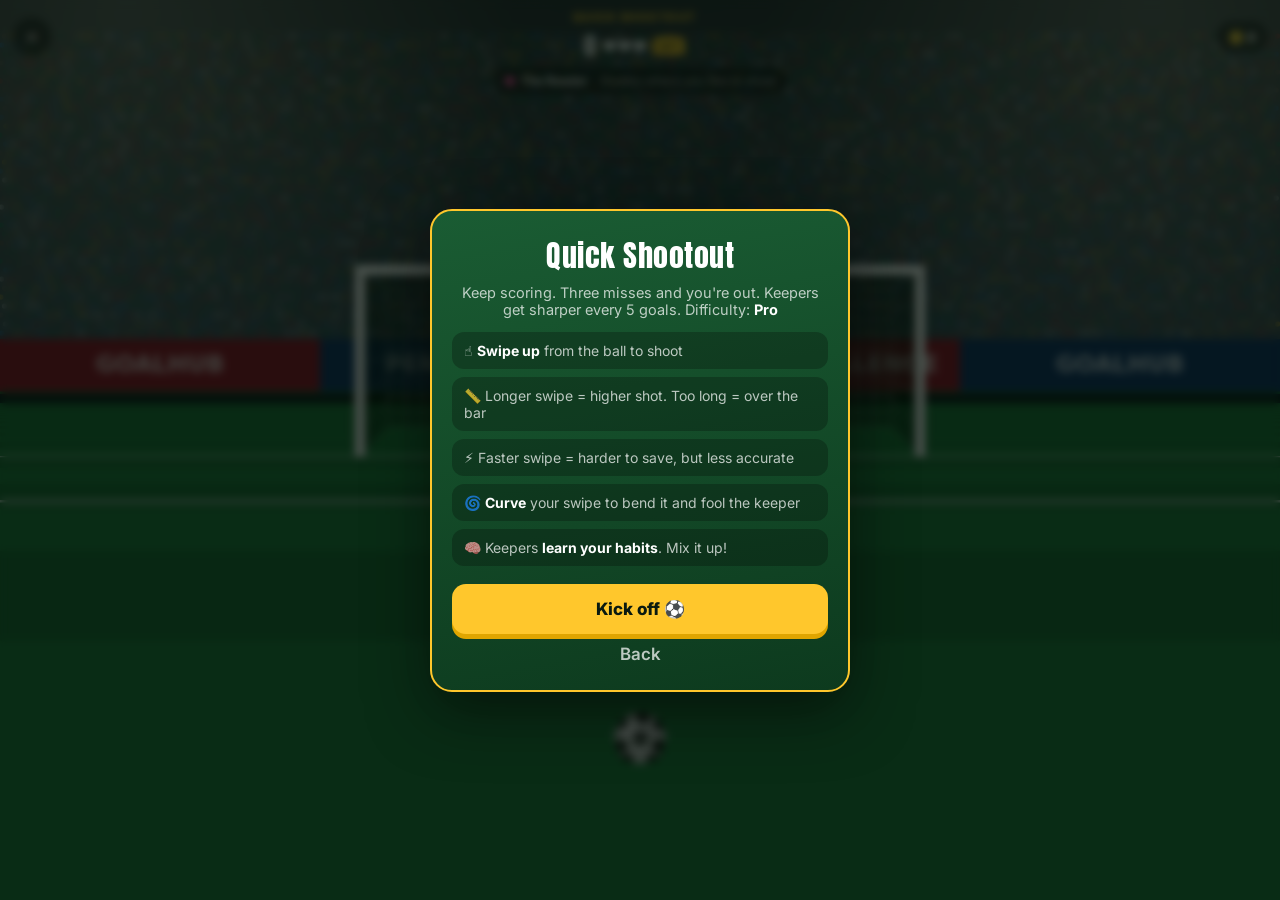
<file: play.html>
<!DOCTYPE html>
<html lang="en">
<head>
<meta charset="UTF-8">
<meta name="viewport" content="width=device-width, initial-scale=1, viewport-fit=cover, user-scalable=no">
<meta name="theme-color" content="#050b14">
<title>Penalty King · Play</title>
<link rel="manifest" href="manifest.webmanifest">
<link rel="icon" href="icon.svg" type="image/svg+xml">
<link rel="preconnect" href="https://fonts.googleapis.com">
<link rel="preconnect" href="https://fonts.gstatic.com" crossorigin>
<link href="https://fonts.googleapis.com/css2?family=Anton&family=Inter:wght@400;600;800&display=swap" rel="stylesheet">
<link rel="stylesheet" href="css/base.css">
<style>
  html, body { overflow: hidden; overscroll-behavior: none; }
  body { background: #050b14; }
  #pitch { position: fixed; inset: 0; touch-action: none; display: block; }

  .hud {
    position: fixed;
    top: 0; left: 0; right: 0;
    padding: max(10px, env(safe-area-inset-top)) 12px 8px;
    display: grid;
    grid-template-columns: 40px 1fr auto;
    align-items: center;
    gap: 8px;
    pointer-events: none;
    z-index: 5;
  }
  .hud > * { pointer-events: auto; }
  .hud-btn {
    width: 40px; height: 40px;
    display: grid; place-items: center;
    border-radius: 50%;
    background: rgba(0,0,0,0.45);
    border: 1px solid var(--card-border);
    color: var(--white);
    text-decoration: none;
    font-size: 16px;
  }
  .hud-center { text-align: center; min-width: 0; }
  #hudTitle {
    font-size: 11px;
    font-weight: 800;
    letter-spacing: 1.5px;
    text-transform: uppercase;
    color: var(--gold);
  }
  .hud-shots { display: flex; justify-content: center; align-items: center; gap: 6px; margin-top: 4px; font-size: 15px; }
  .hud-shots .dot {
    width: 26px; height: 26px;
    border-radius: 50%;
    border: 2px dashed rgba(255,255,255,0.35);
    display: grid; place-items: center;
    font-size: 14px;
    background: rgba(0,0,0,0.35);
  }
  .hud-shots .dot.cur { border: 2px solid var(--gold); }
  .hud-score { font-family: "Anton", Impact, sans-serif; font-size: 24px; }
  .hud-lv { font-size: 11px; font-weight: 800; background: var(--gold); color: var(--ink); border-radius: 6px; padding: 2px 6px; }
  #hudCoins {
    background: rgba(0,0,0,0.45);
    border: 1px solid var(--card-border);
    border-radius: 999px;
    padding: 7px 11px;
    font-weight: 800;
    font-size: 13px;
    white-space: nowrap;
  }

  .subhud {
    position: fixed;
    left: 0; right: 0;
    top: calc(max(10px, env(safe-area-inset-top)) + 58px);
    display: flex;
    justify-content: center;
    gap: 8px;
    flex-wrap: wrap;
    padding: 0 12px;
    pointer-events: none;
    z-index: 5;
  }
  .subhud span {
    background: rgba(0,0,0,0.5);
    border-radius: 999px;
    padding: 5px 11px;
    font-size: 12px;
    color: var(--muted);
    display: inline-flex;
    align-items: center;
    gap: 6px;
  }
  .subhud b { color: var(--white); }
  .subhud i { width: 10px; height: 10px; border-radius: 50%; display: inline-block; }
  #hudWind { color: #bfe9ff; font-weight: 800; }

  .banner {
    position: fixed;
    left: 50%;
    top: 46%;
    transform: translate(-50%, -50%) scale(0.5);
    font-family: "Anton", Impact, sans-serif;
    font-size: clamp(34px, 10vw, 64px);
    width: calc(100% - 32px);
    text-align: center;
    line-height: 1.05;
    letter-spacing: 1px;
    opacity: 0;
    pointer-events: none;
    text-shadow: 0 4px 0 rgba(0,0,0,0.45), 0 0 30px rgba(0,0,0,0.4);
    z-index: 6;
  }
  .banner.show { animation: pop 1.4s ease-out forwards; }
  .banner.good { color: var(--gold); }
  .banner.bad { color: var(--white); }
  @keyframes pop {
    0% { opacity: 0; transform: translate(-50%, -50%) scale(0.5); }
    15% { opacity: 1; transform: translate(-50%, -50%) scale(1.12); }
    25% { transform: translate(-50%, -50%) scale(1); }
    80% { opacity: 1; }
    100% { opacity: 0; transform: translate(-50%, -60%) scale(1); }
  }

  .hint {
    position: fixed;
    left: 50%;
    bottom: max(18px, env(safe-area-inset-bottom));
    transform: translate(-50%, 10px);
    width: max-content;
    max-width: calc(100% - 32px);
    text-align: center;
    background: rgba(0,0,0,0.6);
    border-radius: 12px;
    padding: 9px 14px;
    font-size: 13px;
    font-weight: 600;
    opacity: 0;
    transition: opacity 0.3s, transform 0.3s;
    pointer-events: none;
    z-index: 5;
  }
  .hint.show { opacity: 1; transform: translate(-50%, 0); }

  .coin-float {
    position: fixed;
    right: 16px;
    top: 56px;
    font-weight: 800;
    color: var(--gold);
    animation: rise 1.2s ease-out forwards;
    pointer-events: none;
    z-index: 7;
  }
  @keyframes rise { from { opacity: 1; transform: translateY(0); } to { opacity: 0; transform: translateY(-30px); } }

  .how { list-style: none; margin: 14px 0 18px; display: grid; gap: 8px; }
  .how li { background: rgba(0,0,0,0.25); border-radius: 12px; padding: 10px 12px; font-size: 14px; color: var(--muted); }
  .how b { color: var(--white); }

  .res-note { text-align: center; font-size: 13px; color: var(--muted); background: rgba(0,0,0,0.25); border-radius: 10px; padding: 8px; margin-bottom: 10px; }
  .res-title { text-align: center; font-size: 12px; font-weight: 800; letter-spacing: 2px; text-transform: uppercase; color: var(--gold); }
  .res-big { text-align: center; font-family: "Anton", Impact, sans-serif; font-size: 72px; line-height: 1; }
  .res-sub { text-align: center; color: var(--muted); margin-top: 6px; font-size: 15px; }
  .res-stats { display: flex; justify-content: center; gap: 10px; margin: 14px 0; font-weight: 800; font-size: 14px; }
  .res-stats span { background: rgba(0,0,0,0.3); border-radius: 999px; padding: 6px 12px; }
  .res-actions { display: grid; gap: 10px; }
</style>
</head>
<body>
  <canvas id="pitch" aria-label="Penalty pitch"></canvas>

  <header class="hud">
    <a class="hud-btn" href="index.html" aria-label="Back to home">✕</a>
    <div class="hud-center">
      <div id="hudTitle"></div>
      <div class="hud-shots" id="hudShots"></div>
    </div>
    <span id="hudCoins">🪙 0</span>
  </header>
  <div class="subhud"><span id="hudKeeper"></span><span id="hudWind" hidden></span></div>

  <div class="banner" id="banner" aria-live="assertive"></div>
  <div class="hint" id="hint"></div>

  <div class="overlay show" id="intro">
    <div class="sheet">
      <div id="introBody"></div>
      <button class="btn btn-primary" id="kickoff">Kick off ⚽</button>
      <a class="btn btn-link" href="index.html">Back</a>
    </div>
  </div>

  <div class="overlay" id="results">
    <div class="sheet" id="resultsBody"></div>
  </div>

  <script src="js/store.js"></script>
  <script src="js/audio.js"></script>
  <script src="js/share.js"></script>
  <script src="js/game.js"></script>
</body>
</html>
</file>
<file: css/base.css>
:root {
  --pitch-dark: #0b3d1f;
  --pitch: #14602f;
  --pitch-light: #1c7a3d;
  --gold: #ffc72c;
  --gold-deep: #e0a500;
  --white: #ffffff;
  --ink: #0a1a10;
  --muted: rgba(255, 255, 255, 0.72);
  --card: rgba(0, 0, 0, 0.28);
  --card-border: rgba(255, 255, 255, 0.14);
  --good: #3ddc84;
  --bad: #ff5a5a;
}

* { box-sizing: border-box; margin: 0; padding: 0; }
html, body { height: 100%; }
[hidden] { display: none !important; }

body {
  font-family: "Inter", system-ui, -apple-system, "Segoe UI", Roboto, sans-serif;
  color: var(--white);
  background: var(--pitch-dark);
  -webkit-tap-highlight-color: transparent;
}

.display { font-family: "Anton", Impact, sans-serif; font-weight: 400; letter-spacing: 0.5px; }

.btn {
  display: block;
  width: 100%;
  border: none;
  border-radius: 14px;
  padding: 15px;
  font-family: inherit;
  font-weight: 800;
  font-size: 17px;
  cursor: pointer;
  text-decoration: none;
  text-align: center;
  color: var(--white);
  transition: transform 0.1s ease, box-shadow 0.1s ease, background 0.15s;
}
.btn:active { transform: translateY(3px); }
.btn-primary { background: var(--gold); color: var(--ink); box-shadow: 0 5px 0 var(--gold-deep); }
.btn-primary:active { box-shadow: 0 2px 0 var(--gold-deep); }
.btn-ghost { background: rgba(255, 255, 255, 0.1); border: 1px solid var(--card-border); }
.btn-ghost:hover { background: rgba(255, 255, 255, 0.16); }
.btn-link { background: none; color: var(--muted); font-weight: 600; padding: 10px; }
.btn[disabled] { opacity: 0.5; cursor: default; }

.toast {
  position: fixed;
  left: 50%;
  bottom: 24px;
  transform: translate(-50%, 20px);
  opacity: 0;
  visibility: hidden;
  pointer-events: none;
  background: var(--ink);
  color: var(--white);
  border: 1px solid var(--gold);
  border-radius: 12px;
  padding: 12px 18px;
  font-weight: 600;
  font-size: 14px;
  transition: transform 0.25s ease, opacity 0.25s ease, visibility 0.25s;
  max-width: calc(100% - 32px);
  text-align: center;
  z-index: 100;
}
.toast.show { transform: translate(-50%, 0); opacity: 1; visibility: visible; }

/* Modal / overlay sheet */
.overlay {
  position: fixed;
  inset: 0;
  background: rgba(3, 14, 7, 0.72);
  backdrop-filter: blur(4px);
  display: flex;
  align-items: center;
  justify-content: center;
  padding: 16px;
  opacity: 0;
  visibility: hidden;
  transition: opacity 0.2s, visibility 0.2s;
  z-index: 50;
}
.overlay.show { opacity: 1; visibility: visible; }
.sheet {
  width: 100%;
  max-width: 420px;
  max-height: calc(100dvh - 32px);
  overflow-y: auto;
  background: linear-gradient(170deg, #1a5c33, #0d3a1e);
  border: 2px solid var(--gold);
  border-radius: 22px;
  padding: 22px 20px 16px;
  box-shadow: 0 20px 60px rgba(0, 0, 0, 0.5);
  transform: translateY(12px) scale(0.98);
  transition: transform 0.2s;
}
.overlay.show .sheet { transform: none; }
.sheet h2 {
  font-family: "Anton", Impact, sans-serif;
  font-weight: 400;
  font-size: 30px;
  letter-spacing: 0.5px;
  text-align: center;
  margin-bottom: 6px;
}
.sheet .lead { text-align: center; color: var(--muted); font-size: 14.5px; margin: 6px 0; }
.sheet .lead b { color: var(--white); }

.emoji-row { text-align: center; font-size: 26px; letter-spacing: 4px; margin: 8px 0; }
.emoji-row.big { font-size: 34px; }

@media (prefers-reduced-motion: reduce) {
  *, *::before, *::after { animation: none !important; transition: none !important; }
}
</file>
